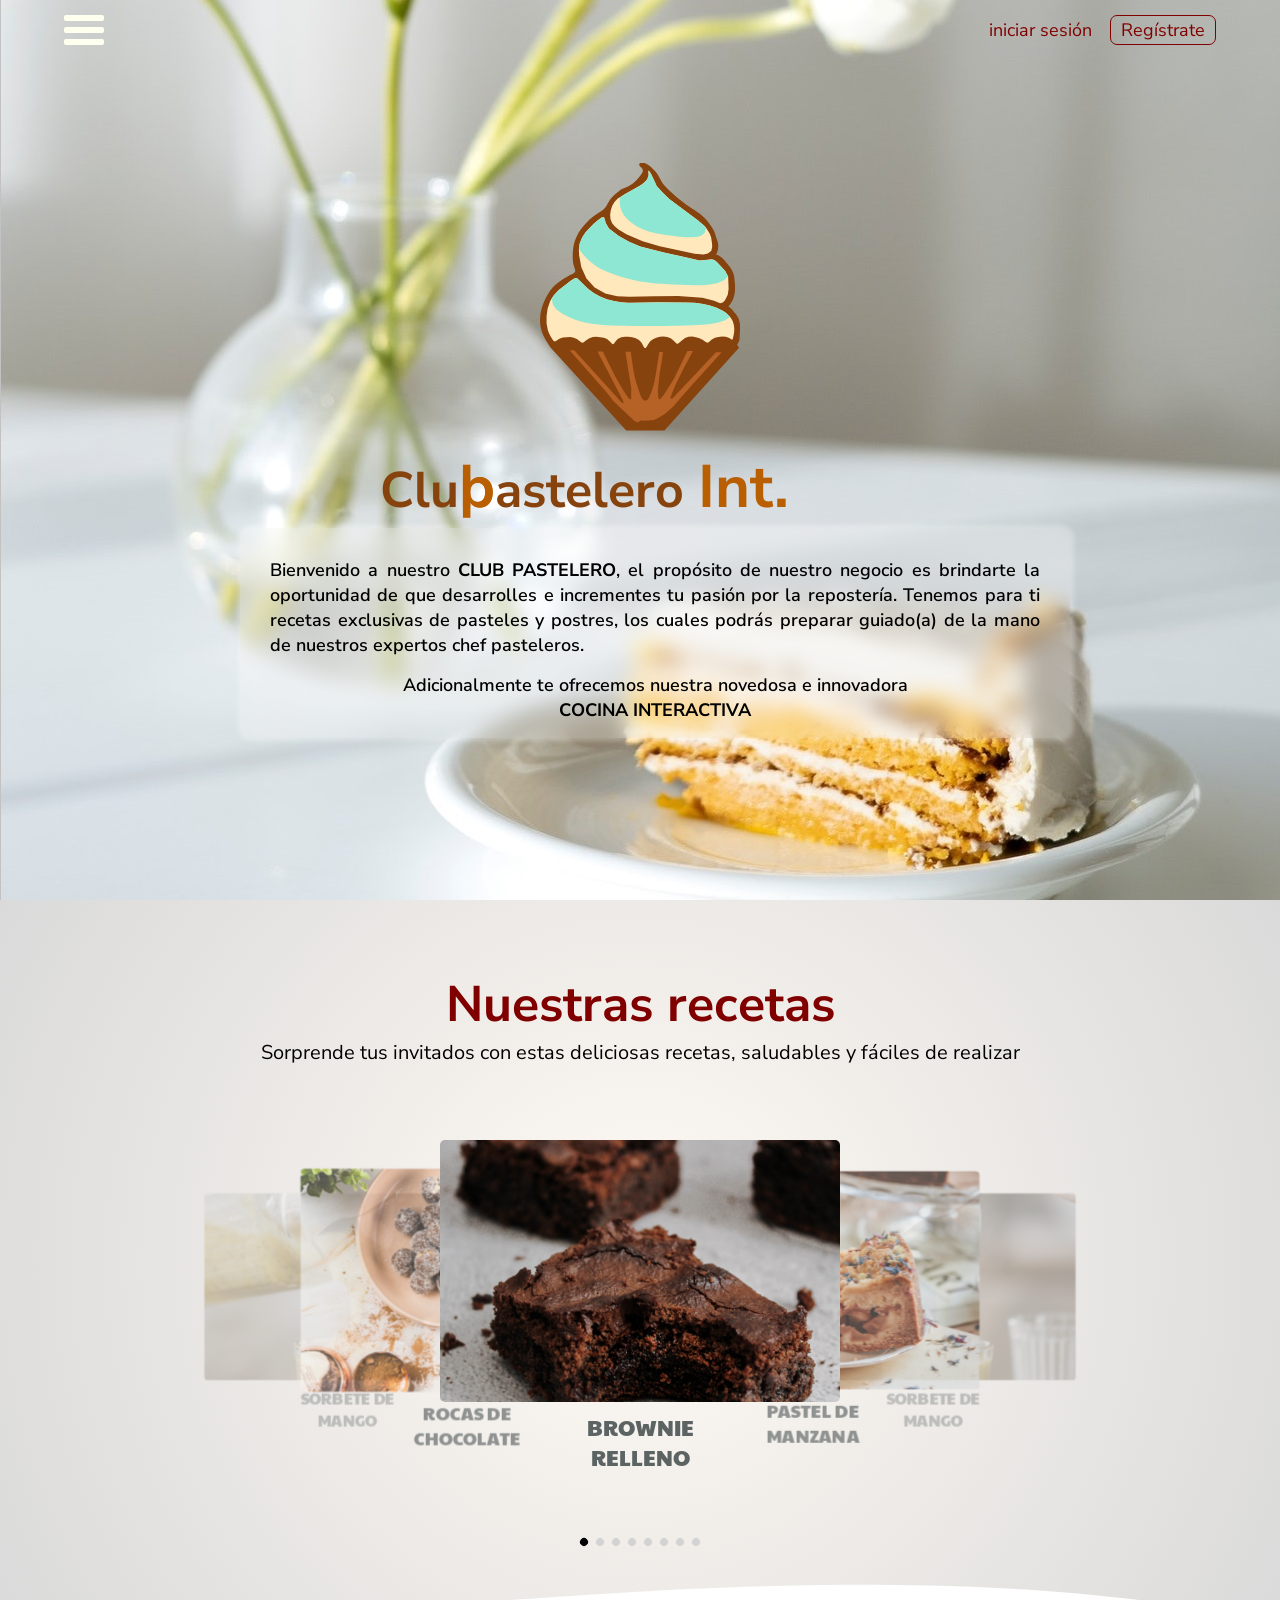
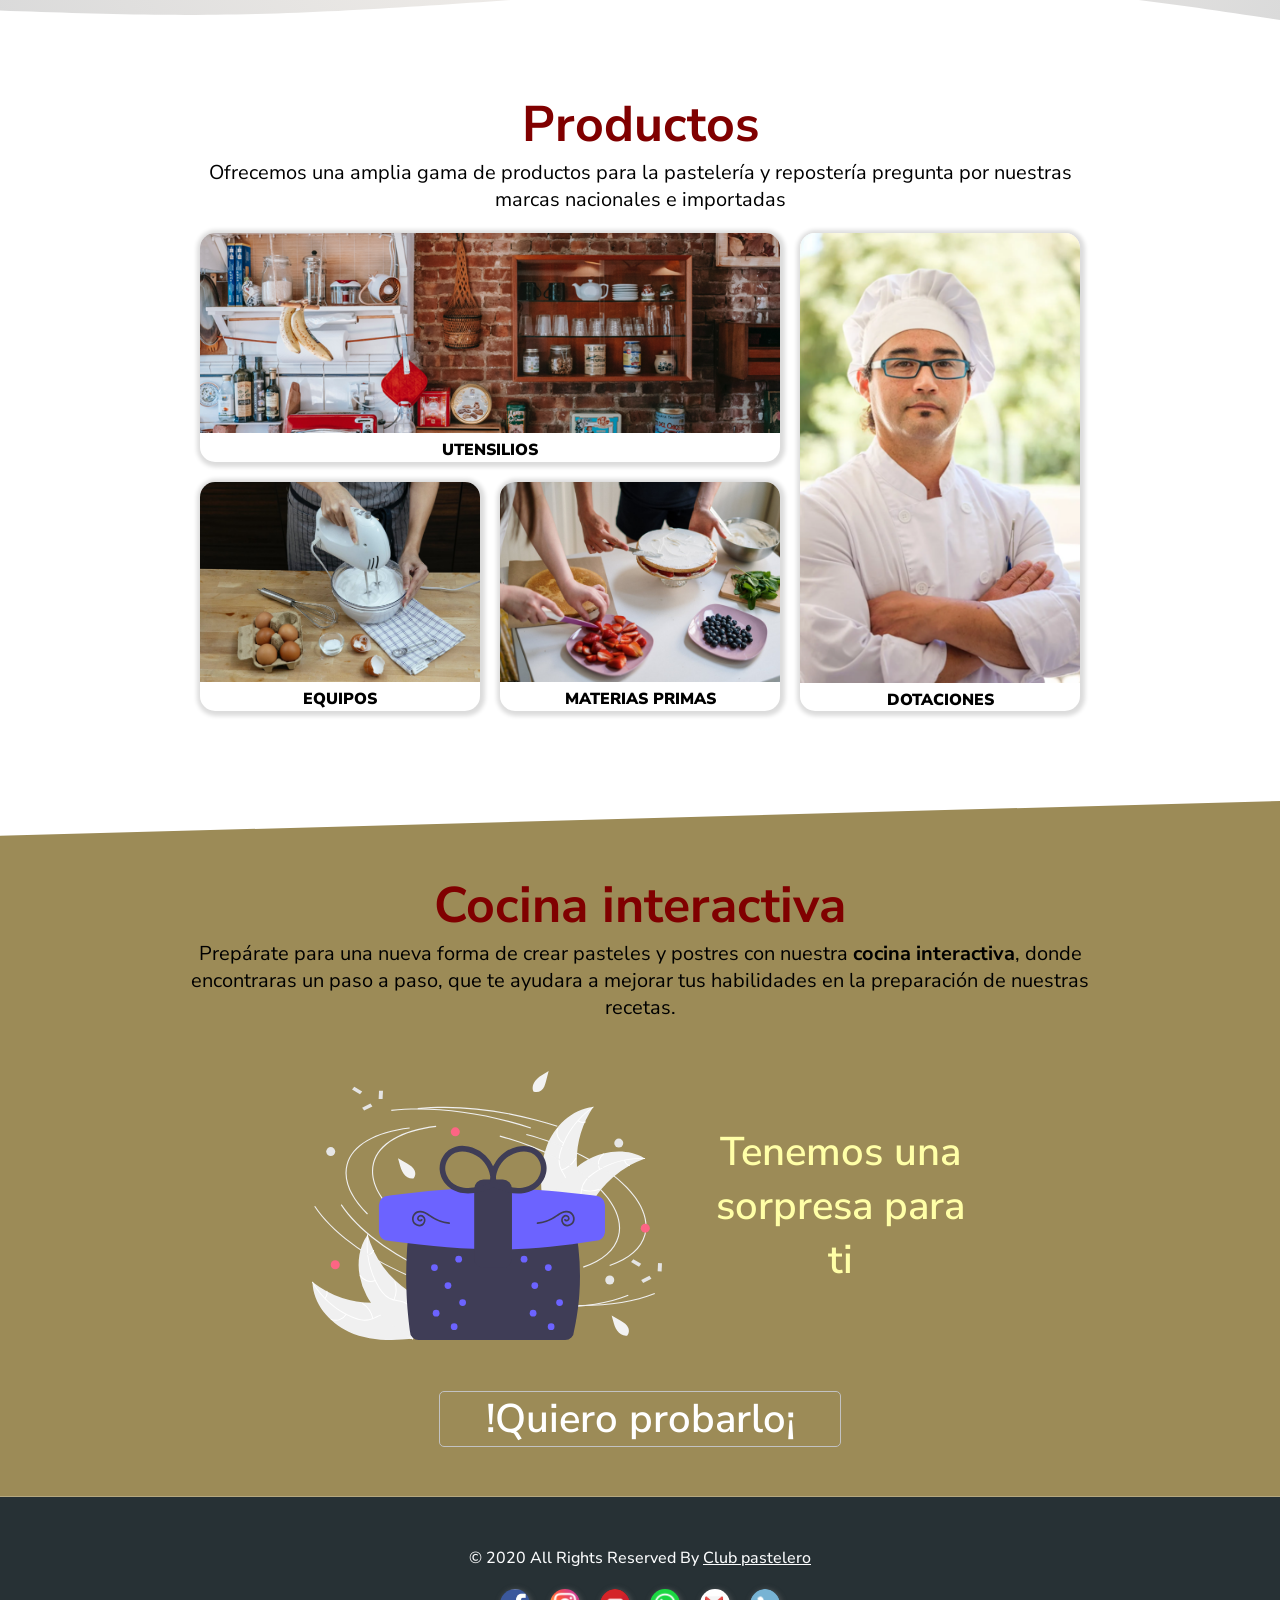
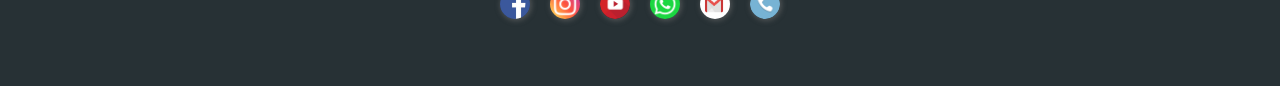
<file: index.html>
<!DOCTYPE html>
<html lang="en">

<head>
    <meta charset="UTF-8">
    <meta http-equiv="X-UA-Compatible" content="IE=edge">
    <meta name="viewport" content="width=device-width, initial-scale=1.0">
    <title>Home</title>
    <link rel="shortcut icon" href="img/logo.png" />
    <link rel="stylesheet" href="css/style.css">
    <!--materialize.css-->
    <link rel="stylesheet" href="css/materialize.css">
</head>



    <!-- header Sup section -->
    <header id="menu-superior">
        <div id="menu-container">
            <div id="menu">
                <div class="icon-menu">
                    <div class="header-nav" onclick="viewMenu()">
                        <div class="color-yes"></div>
                        <div class="color-no"></div>
                        <div class="color-yes"></div>
                        <div class="color-no"></div>
                        <div class="color-yes"></div>
                    </div>
                </div>
                <div class="img-logo">
                    <img id="logo-sup" src="/img/logo_lateral-removebg-preview.png" alt="">
                </div>
                <a class="user-link signIn" href="">iniciar sesión</a>
                <a class="user-link signUp" href="">Regístrate</a>
                <div class="container-user">
                    <div class="user">H</div>
                </div>
            </div>
        </div>
    </header>

    <!-- end header Sup section -->
    <!--  header Nav section -->

    <nav id="nav_drawer">
        <div class="nav-espacio"></div>
        <img src="img/logo_nombre-removebg.png" alt="logo" id="navbar_logo" />
        <div id="heades">
            <ul class="naw">
                <li><a href="#section_Home"><span>H</span>ome</a></li>
                <li><a href="#section_Recetas"><span>R</span>ecetas</a></li>
                <li><a href="#section_productos"><span>P</span>roductos</a></li>
                <li><a href="#section_interactiva"><span>Z</span>ona interactiva</a></li>
                <li><a href=""><span>B</span>log</a></li>
                <li><a href="#section_footer"><span>C</span>ontáctanos</a></li>
            </ul>
            <a href="pags/registro.html" id="link_registro">
                <button id="buttonlogin_nav">
                    Iniciar sesión
                </button>
                <button id="buttonreg_nav">
                    Regístrate
                </button>
            </a>
        </div>
    </nav>
    <!-- end header Nav section -->

    <!-- <img onclick="viewMenu()" id="menu-img" class="menu-img" src="img/menu44.png" alt=""> -->
    <div id="contenedor">
        <section id="section_Home">
            <div id="car">
                <div class="shadowLogo">
                    <div id="logo_0" class="_0">
                        <div class="_2">
                            <div class="_5">
                            </div>
                        </div>
                        <div class="_3">
                            <div class="_6">
                            </div>
                        </div>
                        <div class="_4">
                            <div class="_7">
                            </div>
                        </div>
                        <div class="_1">
                        </div>
                    </div>
                </div>
                <div>
                    <h1 id="nombre1">
                        Clu<span>b</span>
                    </h1>
                    <h1 id="nombre2">
                        <span>p</span>astelero <span>Int.</span>
                    </h1>
                    <div class="fondoDescripcion">
                        <p id="descripcion">
                            Bienvenido a nuestro <b>CLUB PASTELERO</b>, el propósito de nuestro negocio es
                            brindarte la oportunidad de que desarrolles e incrementes tu pasión por la repostería.
                            Tenemos para ti recetas exclusivas de pasteles y postres, los cuales podrás preparar
                            guiado(a) de la mano de nuestros expertos chef pasteleros.
                        </p>
                        <p id="descripcion2">
                            Adicionalmente te ofrecemos nuestra novedosa e innovadora <br> <b>COCINA INTERACTIVA</b>
                        </p>
                    </div>
                </div>
            </div>
        </section>
    </div>
    <section id="section_Recetas">
        <div class="container">
            <h1 class="titulo titulo-seccion">Nuestras recetas</h1>
            <p class="descripcion-seccion">Sorprende tus invitados con estas deliciosas recetas, saludables y
                fáciles de realizar </p>
            <div class="container-carrusel">
                <div class="carousel">

                    <div class="carousel-item">
                        <img src="img/recetas/receta_1.jpg" alt="">
                        <p class="receta" id="receta_1" onclick="rec_1()">BROWNIE RELLENO</p>
                    </div>
                    <div class="carousel-item">
                        <img src="img/recetas/receta_2.jpg" alt="">
                        <p class="receta" onclick="rec_2()">PASTEL DE MANZANA</p>
                    </div>
                    <div class="carousel-item">
                        <img src="img/recetas/receta_3.jpg" alt="">
                        <p class="receta" onclick="rec_3()">SORBETE DE MANGO</p>
                    </div>
                    <div class="carousel-item">
                        <img src="img/recetas/receta_4.jpg" alt="">
                        <p class="receta" onclick="rec_4()"> ROCAS DE CHOCOLATE</p>
                    </div>
                    <div class="carousel-item">
                        <img src="img/recetas/receta_1.jpg" alt="">
                        <p class="receta" id="receta_1" onclick="rec_1()">BROWNIE RELLENO</p>
                    </div>
                    <div class="carousel-item">
                        <img src="img/recetas/receta_2.jpg" alt="">
                        <p class="receta" onclick="rec_2()">PASTEL DE MANZANA</p>
                    </div>
                    <div class="carousel-item">
                        <img src="img/recetas/receta_3.jpg" alt="">
                        <p class="receta" onclick="rec_3()">SORBETE DE MANGO</p>
                    </div>
                    <div class="carousel-item">
                        <img src="img/recetas/receta_4.jpg" alt="">
                        <p class="receta" onclick="rec_4()"> ROCAS DE CHOCOLATE</p>
                    </div>
                </div>
            </div>
            <div><br> <br></div>

    </section>
    <section id="section_productos">
        <h1 id="titulo-receta" class="titulo titulo-seccion">Productos </h1>
        <p class="descripcion-seccion">Ofrecemos una amplia gama de productos para la pastelería y repostería
            pregunta
            por nuestras marcas nacionales e importadas</p>
        <div class="grid-container">
            <div class="grid-card card1">
                <!-- <a href="pags/productos.html?categoria=categoria_1"> -->
                <a href="pags/productos.html?categoria=categoria_1">
                    <img src="img/Productos/Categorias/utensilios.png" alt="">
                </a>
                <div class="categoria">
                    UTENSILIOS
                </div>
            </div>
            <div class="grid-card card2">
                <a href="pags/productos.html?categoria=categoria_2">
                    <img src="img/Productos/Categorias/equipos.png" alt="">
                </a>
                <div class="categoria">
                    EQUIPOS
                </div>
            </div>
            <div class="grid-card card3">
                <a href="pags/productos.html?categoria=categoria_3">
                    <img src="img/Productos/Categorias/materia_prima.png" alt="">
                </a>
                <div class="categoria">
                    MATERIAS PRIMAS
                </div>
            </div>
            <div class="grid-card card4">
                <a href="pags/productos.html?categoria=categoria_4">
                    <img src="img/Productos/Categorias/dotacion.png" alt="">
                </a>
                <div class="categoria">
                    DOTACIONES
                </div>
            </div>
        </div>
    </section>
    <section id="section_interactiva">
        <div class="bg">
            <h1 id="titulo-receta" class="titulo-seccion">Cocina interactiva </h1>
            <p class="descripcion-seccion">Prepárate para una nueva forma de crear pasteles y postres con nuestra
                <b>cocina
                    interactiva</b>,
                donde encontraras un paso a paso, que te ayudara a mejorar tus habilidades en la
                preparación de nuestras recetas.
            </p>
            <div class="slider-container">
                <div class="contenido-slider">
                    <img src="img/cocina_interactiva/interactiva_paso1.svg" alt="">
                    <div class="description">
                        <h2>Tenemos una sorpresa para ti</h2>
                    </div>
                </div>
                <div class="contenido-slider">
                    <img src="img/cocina_interactiva/interactiva_paso2.svg" alt="">
                    <div class="description">
                        <h2>1. Selecciona una receta</h2>
                    </div>
                </div>
                <div class="contenido-slider">
                    <img src="img/cocina_interactiva/interactiva_paso4.svg" alt="">
                    <div class="description">
                        <h2>2. <br> Sigue la guía interactiva</h2>
                    </div>
                </div>
                <div class="contenido-slider">
                    <img src="img/cocina_interactiva/interactiva_paso10.svg" alt="">
                    <div class="description">
                        <h2>3. <br> Disfruta de tus creaciones</h2>

                    </div>
                </div>
                <div class="contenido-slider">
                    <img src="img/cocina_interactiva/interactiva_paso1.svg" alt="">
                    <div class="description">
                        <h2>Tenemos una sorpresa para ti</h2>
                    </div>
                </div>
            </div>
            <a href="pags/zona_interactiva.html">!Quiero probarlo¡ </a>
        </div>
    </section>
    <section id="section_servicios">
        <div>
        </div>
    </section>
    <!-- footer section -->
    <section id="section_footer" class="container-fluid footer_section">
        <p>
            © 2020 All Rights Reserved By
            <a href="#">Club pastelero</a>
        </p>
        <div class="contactanosFooter">
            <div class="container-iconos">
                <a href="https://www.facebook.com/CLUB.PASTELERO.21" target="_blank">
                    <img src="img/facebook.png" alt="" class="contacto">
                </a>
                <a href="https://www.instagram.com/club.pastelero.21" target="_blank">
                    <img src="img/instagram1.png" alt="" class="contacto">
                </a>
                <a href="https://www.youtube.com/channel/UC01hAs5ULvXWXbo5PweOaiA" target="_blank">
                    <img src="img/youtube.png" alt="" class="contactos">
                </a>
                <a href="https://api.whatsapp.com/send?phone=573173927733&text=Me%20interesa%20saber%20m%C3%A1s%20sobre%20los%20productos%20de%20pasteler%C3%ADa"
                    target="_blank">
                    <img src="img/whatsapp.png" alt="" class="contacto">
                </a>
                <a href="mailto:programaciongrupo6.2021@gmail.com" target="_blank">
                    <img src="img/gmail.png" alt="" class="contacto">
                </a>
                <a href="tel:+573173927733" target="_blank">
                    <img src="img/tel3.png" alt="" class="contactos">
                </a>
            </div>
        </div>
    </section>
    <!-- footer section -->
    </div>
    <!-- <script src="js/recetas.js"></script> -->
    <!--materialize.js-->
    <!-- <script src="https://cdnjs.cloudflare.com/ajax/libs/materialize/1.0.0/js/materialize.min.js "></script> -->
    <!-- JS Main -->
    <script src="js/materialize.js"></script>
    <script src="js/home.js"></script>
    <!-- <script src="js/main.js"></script> -->
    </div>
</body>

</html>
</file>
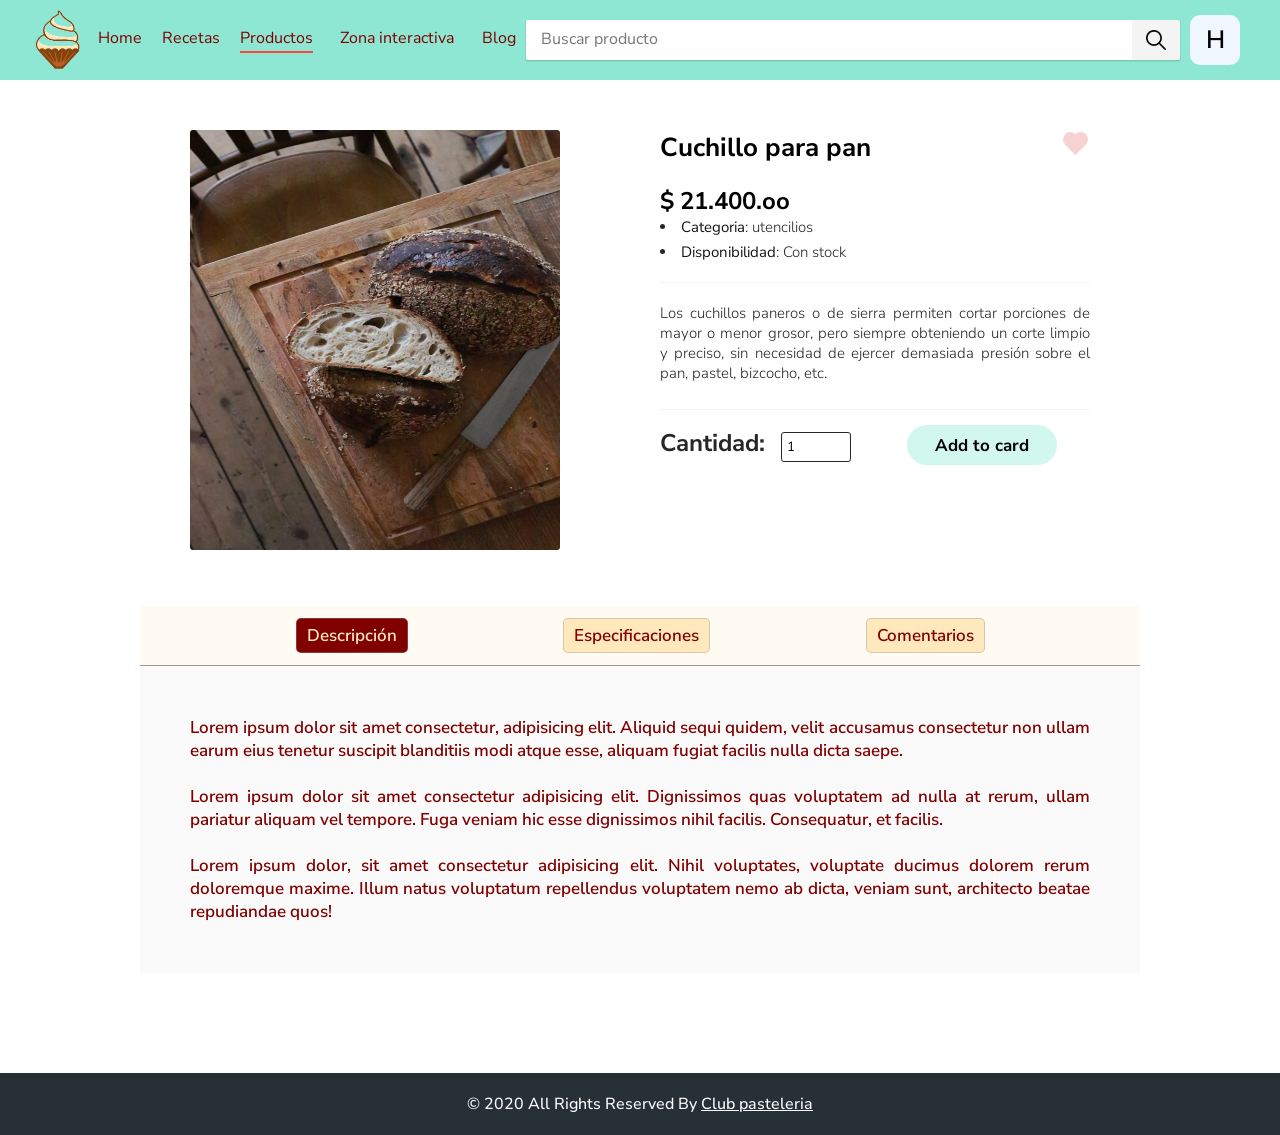
<file: pags/articulo.html>
<!DOCTYPE html>
<html lang="en">

<head>
    <meta charset="UTF-8">
    <meta http-equiv="X-UA-Compatible" content="IE=edge">
    <meta name="viewport" content="width=device-width, initial-scale=1.0">
    <title>Productos</title>
    <link rel="shortcut icon" href="img/logo.png" />
    <link rel="stylesheet" href="../css/articulo.css">
</head>

<body>
    <!-- header section -->
    <header id="menu-superior">
        <div class="container">
            <div id="menu">
                <a class="img-logo" href="../index.html">
                    <img src="../img/logo.png" alt="">
                </a>
                <ul id="nav" class="nawRecetas">
                    <li class="li"><a href="../index.html">Home</a></li>
                    <li class="li"><a href="./recetas.html">Recetas</a></li>
                    <li class="li"><a class="actual" href="./productos.html">Productos</a></li>
                    <li class="li"><a href="./zona_interactiva.html">Zona interactiva</a></li>
                    <li class="li"><a href="../index.html">Blog</a></li>
                    <li class="li-busqueda">
                        <form class="nav-search" action="https://www.mercadolibre.com.co/jm/search" method="GET">
                            <input type="text" placeholder="Buscar producto" maxlength="120" autofocus=""
                                autocapitalize="off" autocorrect="off" spellcheck="false" autocomplete="off"
                                tabindex="2">
                            <button type="submit" class="nav-button" tabindex="3">
                                <div role="img" class="nav-search-icon"></div>
                            </button>
                        </form>
                    </li>
                </ul>
                <div class="li">
                    <div class="header-nav">
                        <div class="color-yes"></div>
                        <div class="color-no"></div>
                        <div class="color-yes"></div>
                        <div class="color-no"></div>
                        <div class="color-yes"></div>
                    </div>
                </div>
                <div class="container-user">
                    <div class="user">H</div>
                </div>
            </div>
        </div>
    </header>
    <!-- end header section -->




    <!-- product View section -->
    <section id="section-productView">
        <div class="container-product">
            <div class="img">
                <img src="../img/Productos/Cuchillo pan.png" alt="">

            </div>
            <div class="data">
                <h3>
                    Cuchillo para pan
                    <button class="favorito">
                        <div class="ti-heart"></div>
                    </button>
                </h3>
                <h2>$ 21.400.oo
                    <li> <span>Categoria</span>: utencilios</li>
                    <li> <span>Disponibilidad</span>: Con stock</li>
                    </ul>
                    <p>
                        Los cuchillos paneros o de sierra permiten cortar porciones de mayor o menor grosor, pero
                        siempre obteniendo un corte limpio y preciso, sin necesidad de ejercer demasiada presión sobre
                        el pan, pastel, bizcocho, etc.
                        
                    </p>
                    <form class="add-card" action="">
                        <label for="">Cantidad: </label>
                        <input type="number" value="1">
                        <button>Add to card</button>
                    </form>
            </div>
        </div>
    </section>
    <!-- end product View section -->


    <!-- description section -->
    <section id="section-description">
        <div class="container-description">
            <div class="container-tabs">
                <div class="content-tabs">
                    <ul class="tabs">
                        <li id="button1" class="tab" onclick="mostraTab(1)">Descripción</li>
                        <li id="button2" class="tab" onclick="mostraTab(2)">Especificaciones</li>
                        <li id="button3" class="tab" onclick="mostraTab(3)">Comentarios</li>
                    </ul>
                </div>
                <div class="content-tab">
                    <!-- descripciones -->
                    <div id="tab-description" class="tab-description">
                        <p>
                            Lorem ipsum dolor sit amet consectetur, adipisicing elit. Aliquid sequi quidem, velit
                            accusamus
                            consectetur non ullam earum eius tenetur suscipit blanditiis modi atque esse, aliquam fugiat
                            facilis
                            nulla dicta saepe.
                        </p>
                        <br>
                        <p>
                            Lorem ipsum dolor sit amet consectetur adipisicing elit. Dignissimos quas voluptatem ad
                            nulla at
                            rerum, ullam pariatur aliquam vel tempore. Fuga veniam hic esse dignissimos nihil facilis.
                            Consequatur, et facilis.
                        </p>
                        <br>
                        <p>
                            Lorem ipsum dolor, sit amet consectetur adipisicing elit. Nihil voluptates, voluptate
                            ducimus
                            dolorem rerum doloremque maxime. Illum natus voluptatum repellendus voluptatem nemo ab
                            dicta,
                            veniam
                            sunt, architecto beatae repudiandae quos!
                        </p>
                    </div>
                    <!-- especificaciones -->
                    <div id="tab-specification" class="tab-specification">
                        <table>
                            <tr class="item">
                                <td class="descrip">Ancho</td>
                                <td class="valor">100mm</td>
                            </tr>
                            <tr class="item">
                                <td class="descrip">Alto</td>
                                <td class="valor">500mm</td>
                            </tr>
                            <tr class="item">
                                <td class="descrip">Profundidad</td>
                                <td class="valor">50mm</td>
                            </tr>
                            <tr class="item">
                                <td class="descrip">Peso</td>
                                <td class="valor">30g</td>
                            </tr>
                            <tr class="item">
                                <td class="descrip">Cada caja contiene</td>
                                <td class="valor">1 pieza</td>
                            </tr>
                        </table>
                    </div>
                    <!-- cometarios -->
                    <div id="tab-comments" class="tab-comments">
                        <div class="comments">
                            <div class="comment-item">
                                <div class="header-comment">
                                    <div class="user-img">
                                        <img src="../img/fondo_seccion_1.png" alt="">
                                    </div>
                                    <div class="user-info">
                                        <h4>Hernan B.</h4>
                                        <p>10 de enero de 2018 a las 01:00 pm</p>
                                    </div>
                                </div>
                                <p>
                                    Lorem ipsum dolor sit, amet consectetur adipisicing elit. Sint blanditiis similique
                                    id
                                    accusantium nihil, aspernatur sit modi quae odio laborum quasi, mollitia omnis.
                                    Aliquid
                                    quasi aut inventore qui delectus optio!
                                </p>
                            </div>
                            <div class="comment-item replay">
                                <div class="header-comment">
                                    <div class="user-img">
                                        <img src="../img/fondo_seccion_2.png" alt="">
                                    </div>
                                    <div class="user-info">
                                        <h4>Ediwn A.</h4>
                                        <p>10 de enero de 2018 a las 01:00 pm</p>
                                    </div>
                                </div>
                                <p>
                                    Lorem ipsum dolor sit, amet consectetur adipisicing elit. Sint blanditiis similique
                                    id
                                    accusantium nihil, aspernatur sit modi quae odio laborum quasi, mollitia omnis.
                                    Aliquid
                                    quasi aut inventore qui delectus optio!
                                </p>
                            </div>
                            <div class="comment-item">
                                <div class="header-comment">
                                    <div class="user-img">
                                        <img src="../img/fondo_seccion_3.png" alt="">
                                    </div>
                                    <div class="user-info">
                                        <h4>Gisella C.</h4>
                                        <p>10 de enero de 2018 a las 01:00 pm</p>
                                    </div>
                                </div>
                                <p>
                                    Lorem ipsum dolor sit, amet consectetur adipisicing elit. Sint blanditiis similique
                                    id
                                    accusantium nihil, aspernatur sit modi quae odio laborum quasi, mollitia omnis.
                                    Aliquid
                                    quasi aut inventore qui delectus optio!
                                </p>
                            </div>
                        </div>

                        <div class="new-comments">
                            <form action="">
                                <label for="">Publicar comentario</label>
                                <textarea name="" id="" cols="30" rows="10"></textarea>
                                <button>Enviar</button>
                            </form>
                        </div>
                    </div>

                </div>
            </div>
        </div>
        </div>
    </section>
    <!-- end description section -->

    <!-- product related section -->
    <section id="section-productRelated">

    </section>
    <!-- end product related section -->





    <!-- footer section -->
    <section class="container-fluid footer_section">
        <p>
            © 2020 All Rights Reserved By
            <a href="#">Club pasteleria</a>
        </p>
    </section>
    <!-- footer section -->

    <script src="../js/articulo.js"></script>

</body>

</html>
</file>
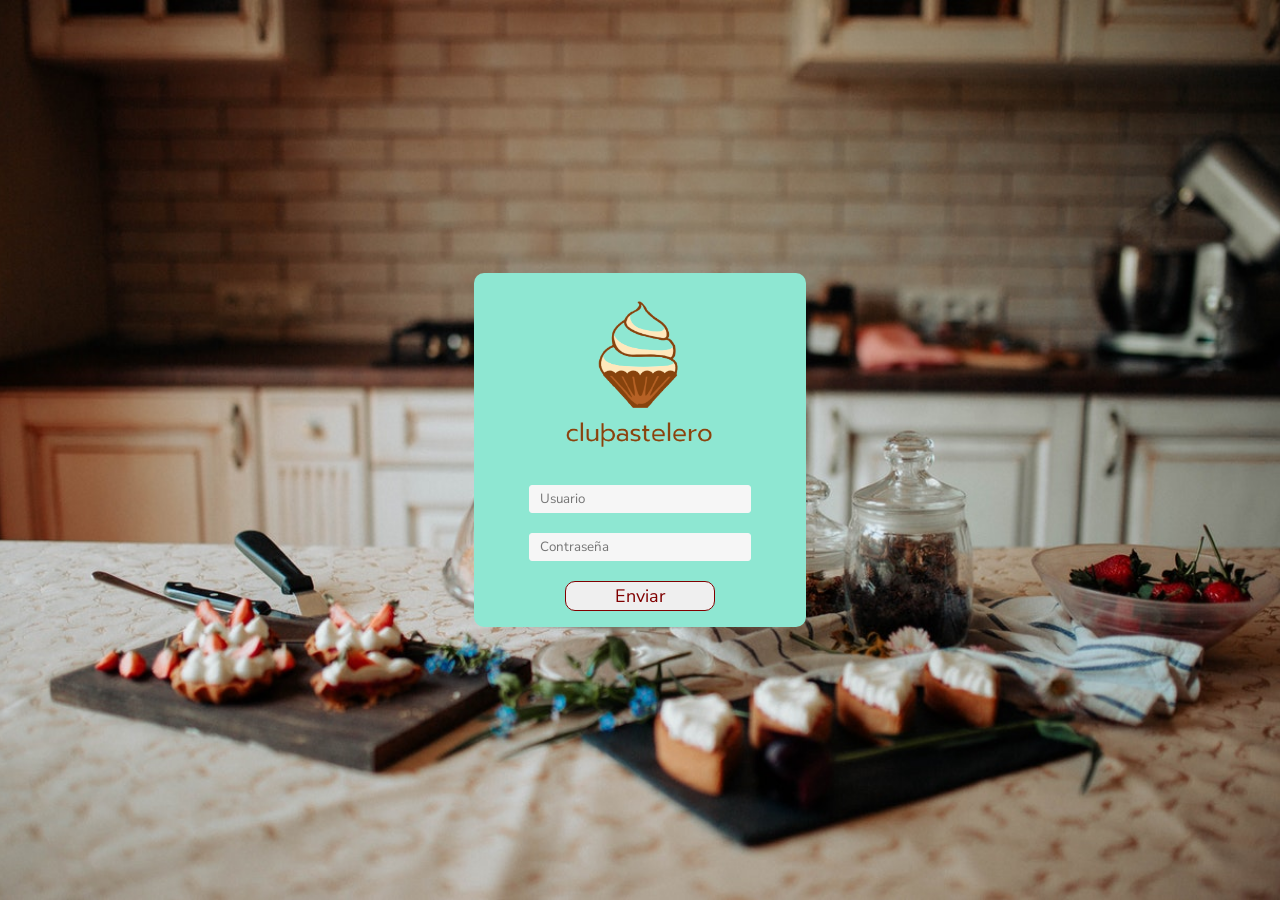
<file: pags/login.html>
<!DOCTYPE html>
<html lang="en">

<head>
    <meta charset="UTF-8">
    <meta http-equiv="X-UA-Compatible" content="IE=edge">
    <meta name="viewport" content="width=device-width, initial-scale=1.0">
    <title>Registro</title>
    <link rel="shortcut icon" href="../img/logo.png" />
    <link rel="stylesheet" href="../css/registro.css">
</head>

<body>
    <div id="contenedor_registro">
        <form action="" id="form_registro_usuario">
            <a href="../index.html">
                <img src="../img/logo_nombre-removebg.png" alt="" id="logo">
            </a>
            <input type="text" id="in_usuario" placeholder="Usuario">
            <input type="password" id="in_contrasena" placeholder="Contraseña">
            <button type='button' id="btn_enviar_registro" onclick="validarCampos()"> Enviar </button>

        </form>
    </div>
    <script src="../js/validaciones.js"></script>
    <script src="../js/registro.js"></script>
</body>

</html>
</file>
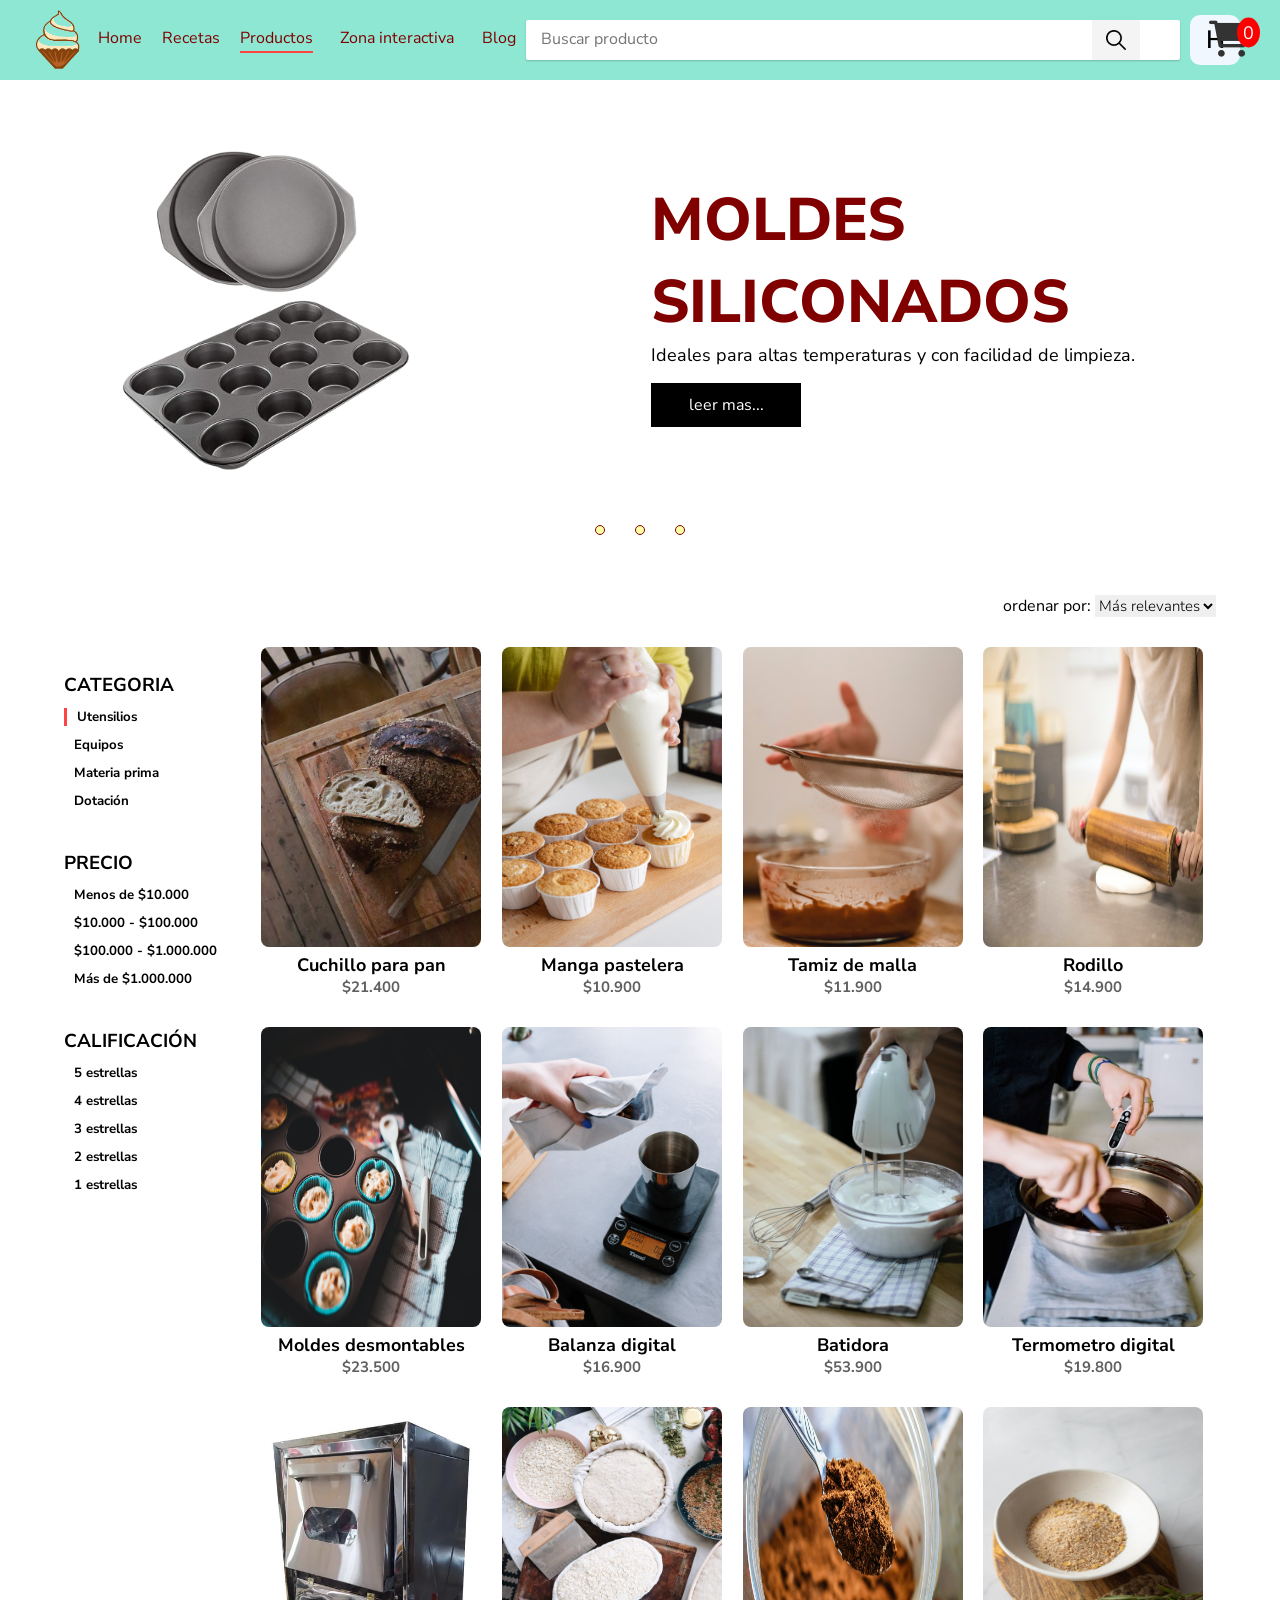
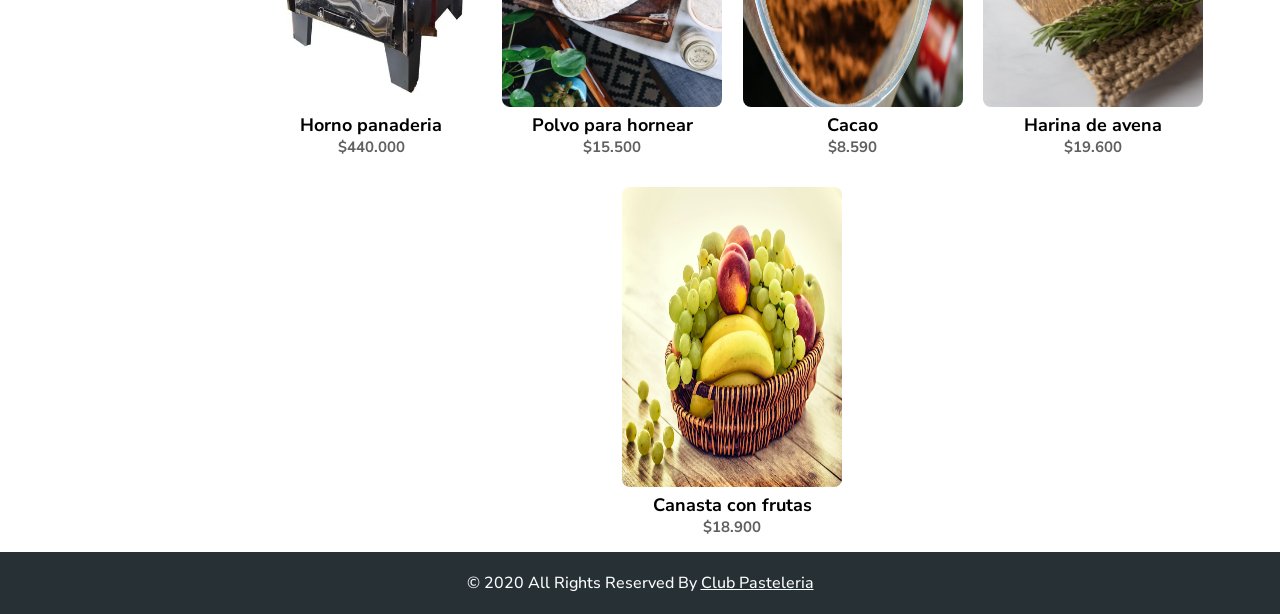
<file: pags/productos.html>
<!DOCTYPE html>
<html lang="en">

<head>
    <meta charset="UTF-8">
    <meta http-equiv="X-UA-Compatible" content="IE=edge">
    <meta name="viewport" content="width=device-width, initial-scale=1.0">
    <title>Productos</title>
    <link rel="shortcut icon" href="img/logo.png" />
    <link rel="stylesheet" href="../css/productos.css">
    <link rel="stylesheet" href="https://cdnjs.cloudflare.com/ajax/libs/font-awesome/6.0.0-beta3/css/all.min.css">
</head>

<body>
    <!-- header section --> 
    <header id="menu-superior">
        <div class="container">
            <div id="menu">
                <a class="img-logo" href="../index.html">
                    <img src="../img/logo.png" alt="">
                </a>
                <ul class="nawRecetas">
                    <li class="li"><a href="../index.html">Home</a></li>
                    <li class="li"><a href="./recetas.html">Recetas</a></li>
                    <li class="li"><a class="actual" href="./productos.html">Productos</a></li>
                    <li class="li"><a href="./zona_interactiva.html">Zona interactiva</a></li>
                    <li class="li"><a href="../index.html">Blog</a></li>
                    <li class="li-busqueda">
                        <form class="nav-search" action="https://www.mercadolibre.com.co/jm/search" method="GET">
                            <input type="text" placeholder="Buscar producto" maxlength="120" autofocus=""
                                autocapitalize="off" autocorrect="off" spellcheck="false" autocomplete="off"
                                tabindex="2">
                            <button type="submit" class="nav-button" tabindex="3">
                                <div role="img" class="nav-search-icon"></div>
                            </button>
                        </form>
                    </li>
                </ul>
                <div class="li">
                    <div class="header-nav">
                        <div class="color-yes"></div>
                        <div class="color-no"></div>
                        <div class="color-yes"></div>
                        <div class="color-no"></div>
                        <div class="color-yes"></div>
                    </div>
                </div>
                <div class="cart-icon-container">
                    <a href="carroCompras.html">
                        <i class="fas fa-shopping-cart"></i>
                        <span id="cart-count">0</span> <!-- Contador de elementos en el carrito -->
                    </a>
                </div>
                <div class="container-user">
                    <div class="user">H</div>
                </div>
            </div>
        </div>
    </header>
    <!-- end header section -->




    <!-- slider section -->
    <section class=" slider_section ">

        <div class="slider-container">
            <div class="contenido-slider">
                <img src="../img/Productos/Promosiones/promo1.png" alt="">
                <div class="description">
                    <h2>MOLDES SILICONADOS</h2>
                    <p>Ideales para altas temperaturas y con facilidad de limpieza.</p>
                    <a href="">leer mas...</a>
                </div>
            </div>
            <div class="contenido-slider">
                <img src="../img/Productos/Promosiones/promo2.png" alt="">
                <div class="description">
                    <h2>SET DE CUCHILLOS PROFESIONALES</h2>
                    <p>Conjunto de cuchillo de cocina de calidad robusto y agradable con cuchilla para el corte,
                         picar verduras, ensaladas, de picar comida, etc. El cuchillo también incluye un 
                         pelador y unas tijeras de múltiples funciones.</p>
                    <a href="">leer mas...</a>
                </div>
            </div>
            <div class="contenido-slider">
                <img src="../img/Productos/Promosiones/promo3.png" alt="">
                <div class="description">
                    <h2>SET DE MOLDES</h2>
                    <p>Ofrecemos moldes desechables, en aluminio y moldes profesionales
                        en acero inoxidable 201-NKS</p>
                    <a href="">leer mas...</a>
                </div>
            </div>
            <div class="contenido-slider">
                <img src="../img/Productos/Promosiones/promo1.png" alt="">
                <div class="description">
                    <h2>MOLDES SILICONADOS</h2>
                    <p>Ideales para altas temperaturas y con facilidad de limpieza.</p>
                    <a href="">leer mas...</a>
                </div>
            </div>
        </div>
        <div class="selector-slider">
            <div class="selector-container">
                <div class="slider1 sliderCircle"></div>
                <div class="slider2 sliderCircle"></div>
                <div class="slider3 sliderCircle"></div>
            </div>
        </div>
    </section>
    <!-- end slider section -->

    <section class="product-section">
        <div class="container-ordenar">
            ordenar por:
            <select class="select-ordenar" name="select">
                <option value="value1"> Menor precio</option>
                <option value="value2"> Mayor precio</option>
                <option value="value5" selected> Más relevantes</option>
            </select>
            <!-- <button type="button" class="trigger"><span> relevantes</span>
                <svg class="arrow" width="12" height="12" viewBox="0 0 12 12">
                    <path fill-opacity=".45" d="M6 7.057L9.352 3.705 10.148 4.5 6 8.648 1.852 4.5 2.648 3.705z"></path>
                </svg>
            </button> -->
        </div>
        <div class="container-product">
            <div class="container-filtar">
                <h3>CATEGORIA</h3>
                <div>
                    <h5>Utensilios</h5>
                </div>
                <h5>Equipos </h5>
                <h5>Materia prima</h5>
                <h5>Dotación</h5>

                <h3>PRECIO</h3>
                <h5>Menos de $10.000</h5>
                <h5>$10.000 - $100.000</h5>
                <h5>$100.000 - $1.000.000</h5>
                <h5>Más de $1.000.000</h5>

                <h3>CALIFICACIÓN</h3>
                <h5>5 estrellas</h5>
                <h5>4 estrellas</h5>
                <h5>3 estrellas</h5>
                <h5>2 estrellas</h5>
                <h5>1 estrellas</h5>
            </div>
            <div class="container-card">
                <div class="card card-product">
                    <div class="card-product__img">
                        <img src="../img/Productos/Productos/Cuchillo_pan.png" alt="">
                        <ul class="card-product__imgOverlay">
                            <li><button>
                                    <a href="../pags/articulo.html">
                                        <div class="ti-view"></div>
                                    </a>
                                </button></li>
                            <li><button onclick="addToCartAndRedirect({ id: 2, name: 'Cuchillo para pan', price: 21400 })">
                                <div class="ti-shopping-cart"></div>
                            </button></li>
                            <li><button>
                                    <div class="ti-heart"></div>
                                </button></li>
                        </ul>
                    </div>
                    <div class="card-descrip">
                        <h5>Cuchillo para pan</h5>
                        <h6>$21.400</h6>
                    </div>
                </div>
                <!-- INICIO PRUEBA-->
                <div class="card card-product">
                    <div class="card-product__img">
                        <img src="../img/Productos/Productos/Manga.png" alt="">
                        <ul class="card-product__imgOverlay">
                            <li><button>
                                <a href="../pags/articulo.html">
                                    <div class="ti-view"></div>
                                </a>
                                </button></li>
                                <li>
                                    <button onclick="addToCartAndRedirect({ id: 1, name: 'Manga pastelera', price: 10900 })">
                                        <div class="ti-shopping-cart"></div>
                                    </button>
                                </li>
                            <li><button>
                                    <div class="ti-heart"></div>
                                </button></li>
                        </ul>
                    </div>
                    <div class="card-descrip">
                        <h5>Manga pastelera</h5>
                        <h6>$10.900</h6>
                    </div>
                </div>
                <div class="card card-product">
                    <div class="card-product__img">
                        <img src="../img/Productos/Productos/Tamizador.png" alt="">
                        <ul class="card-product__imgOverlay">
                            <li><button>
                                <a href="../pags/articulo.html">
                                    <div class="ti-view"></div>
                                </a>
                                </button></li>
                            <li><button onclick="addToCartAndRedirect({ id: 3, name: 'Tamiz de malla', price: 11900 })">
                                <div class="ti-shopping-cart"></div>
                            </button></li>
                            <li><button>
                                    <div class="ti-heart"></div>
                                </button></li>
                        </ul>
                    </div>
                    <div class="card-descrip">
                        <h5>Tamiz de malla</h5>
                        <h6>$11.900</h6>
                    </div>
                </div>
                <div class="card card-product">
                    <div class="card-product__img">
                        <img src="../img/Productos/Productos/Rodillo.png" alt="">
                        <ul class="card-product__imgOverlay">
                            <li><button>
                                <a href="../pags/articulo.html">
                                    <div class="ti-view"></div>
                                </a>
                                </button></li>
                            <li><button onclick="addToCartAndRedirect({ id: 4, name: 'Rodillo', price: 14900 })">
                                <div class="ti-shopping-cart"></div>
                            </button></li>
                            <li><button>
                                    <div class="ti-heart"></div>
                                </button></li>
                        </ul>
                    </div>
                    <div class="card-descrip">
                        <h5>Rodillo</h5>
                        <h6>$14.900</h6>
                    </div>
                </div>
                <div class="card card-product">
                    <div class="card-product__img">
                        <img src="../img/Productos/Productos/Moldes.png" alt="">
                        <ul class="card-product__imgOverlay">
                            <li><button>
                                <a href="../pags/articulo.html">
                                    <div class="ti-view"></div>
                                </a>
                                </button></li>
                            <li><button onclick="addToCartAndRedirect({ id: 5, name: 'Moldes desmontables', price: 23500 })">
                                <div class="ti-shopping-cart"></div>
                            </button></li>
                            <li><button>
                                    <div class="ti-heart"></div>
                                </button></li>
                        </ul>
                    </div>
                    <div class="card-descrip">
                        <h5>Moldes desmontables</h5>
                        <h6>$23.500</h6>
                    </div>
                </div>
                <div class="card card-product">
                    <div class="card-product__img">
                        <img src="../img/Productos/Productos/Balanza.png" alt="">
                        <ul class="card-product__imgOverlay">
                            <li><button>
                                <a href="../pags/articulo.html">
                                    <div class="ti-view"></div>
                                </a>
                                </button></li>
                            <li><button onclick="addToCartAndRedirect({ id: 6, name: 'Balanza digital', price: 16900 })">
                                <div class="ti-shopping-cart"></div>
                            </button></li>
                            <li><button>
                                    <div class="ti-heart"></div>
                                </button></li>
                        </ul>
                    </div>
                    <div class="card-descrip">
                        <h5>Balanza digital</h5>
                        <h6>$16.900</h6>
                    </div>
                </div>
                <div class="card card-product">
                    <div class="card-product__img">
                        <img src="../img/Productos/Productos/Batidora.png" alt="">
                        <ul class="card-product__imgOverlay">
                            <li><button>
                                <a href="../pags/articulo.html">
                                    <div class="ti-view"></div>
                                </a>
                                </button></li>
                            <li><button onclick="addToCartAndRedirect({ id: 7, name: 'Batidora', price: 53900 })">
                                <div class="ti-shopping-cart"></div>
                            </button></li>
                            <li><button>
                                    <div class="ti-heart"></div>
                                </button></li>
                        </ul>
                    </div>
                    <div class="card-descrip">
                        <h5>Batidora</h5>
                        <h6>$53.900</h6>
                    </div>
                </div>
                <div class="card card-product">
                    <div class="card-product__img">
                        <img src="../img/Productos/Productos/Termometro.jpg" alt="">
                        <ul class="card-product__imgOverlay">
                            <li><button>
                                <a href="../pags/articulo.html">
                                    <div class="ti-view"></div>
                                </a>
                                </button></li>
                            <li><button onclick="addToCartAndRedirect({ id: 8, name: 'Termómetro digital', price: 19800 })">
                                <div class="ti-shopping-cart"></div>
                            </button></li>
                            <li><button>
                                    <div class="ti-heart"></div>
                                </button></li>
                        </ul>
                    </div>
                    <div class="card-descrip">
                        <h5>Termometro digital</h5>
                        <h6>$19.800</h6>
                    </div>
                </div>
                <div class="card card-product">
                    <div class="card-product__img">
                        <img src="../img/Productos/Productos/Horno.png" alt="">
                        <ul class="card-product__imgOverlay">
                            <li><button>
                                <a href="../pags/articulo.html">
                                    <div class="ti-view"></div>
                                </a>
                                </button></li>
                            <li><button onclick="addToCartAndRedirect({ id: 9, name: 'Horno panadería', price: 440000 })">
                                <div class="ti-shopping-cart"></div>
                            </button></li>
                            <li><button>
                                    <div class="ti-heart"></div>
                                </button></li>
                        </ul>
                    </div>
                    <div class="card-descrip">
                        <h5>Horno panaderia</h5>
                        <h6>$440.000</h6>
                    </div>
                </div>
                <div class="card card-product">
                    <div class="card-product__img">
                        <img src="../img/Productos/Productos/Polvo_hornear.png" alt="">
                        <ul class="card-product__imgOverlay">
                            <li><button>
                                <a href="../pags/articulo.html">
                                    <div class="ti-view"></div>
                                </a>
                                </button></li>
                            <li><button onclick="addToCartAndRedirect({ id: 10, name: 'Polvo para hornear', price: 15500 })">
                                <div class="ti-shopping-cart"></div>
                            </button></li>
                            <li><button>
                                    <div class="ti-heart"></div>
                                </button></li>
                        </ul>
                    </div>
                    <div class="card-descrip">
                        <h5>Polvo para hornear</h5>
                        <h6>$15.500</h6>
                    </div>
                </div>
                <div class="card card-product">
                    <div class="card-product__img">
                        <img src="../img/Productos/Productos/Cacao.png" alt="">
                        <ul class="card-product__imgOverlay">
                            <li><button>
                                <a href="../pags/articulo.html">
                                    <div class="ti-view"></div>
                                </a>
                                </button></li>
                            <li><button onclick="addToCartAndRedirect({ id: 11, name: 'Cacao', price: 8590 })">
                                <div class="ti-shopping-cart"></div>
                            </button></li>
                            <li><button>
                                    <div class="ti-heart"></div>
                                </button></li>
                        </ul>
                    </div>
                    <div class="card-descrip">
                        <h5>Cacao</h5>
                        <h6>$8.590</h6>
                    </div>
                </div>
                <div class="card card-product">
                    <div class="card-product__img">
                        <img src="../img/Productos/Productos/Avena_harina.png" alt="">
                        <ul class="card-product__imgOverlay">
                            <li><button>
                                <a href="../pags/articulo.html">
                                    <div class="ti-view"></div>
                                </a>
                                </button></li>
                            <li><button onclick="addToCartAndRedirect({ id: 12, name: 'Harina de avena', price: 19600 })">
                                <div class="ti-shopping-cart"></div>
                            </button></li>
                            <li><button>
                                    <div class="ti-heart"></div>
                                </button></li>
                        </ul>
                    </div>
                    <div class="card-descrip">
                        <h5>Harina de avena</h5>
                        <h6>$19.600</h6>
                    </div>
                </div>
                <div class="card card-product">
                    <div class="card-product__img">
                        <img src="../img/Productos/Productos/Frutas.png" alt="">
                        <ul class="card-product__imgOverlay">
                            <li><button>
                                <a href="../pags/articulo.html">
                                    <div class="ti-view"></div>
                                </a>
                                </button></li>
                            <li><button onclick="addToCartAndRedirect({ id: 13, name: 'Canasta con frutas', price: 18900 })">
                                <div class="ti-shopping-cart"></div>
                            </button></li>
                            <li><button>
                                    <div class="ti-heart"></div>
                                </button></li>
                        </ul>
                    </div>
                    <div class="card-descrip">
                        <h5>Canasta con frutas</h5>
                        <h6>$18.900</h6>
                    </div>
                </div>
                
                <!-- FIN PRUEBA-->
            </div>
        </div>
    </section>

    <!-- footer section -->
    <section class="container-fluid footer_section">
        <p>
            © 2020 All Rights Reserved By
            <a href="#">Club Pasteleria</a>
        </p>
    </section>
    <!-- footer section -->
    <script src="../js/productos.js"></script>
</body>

</html>
</file>
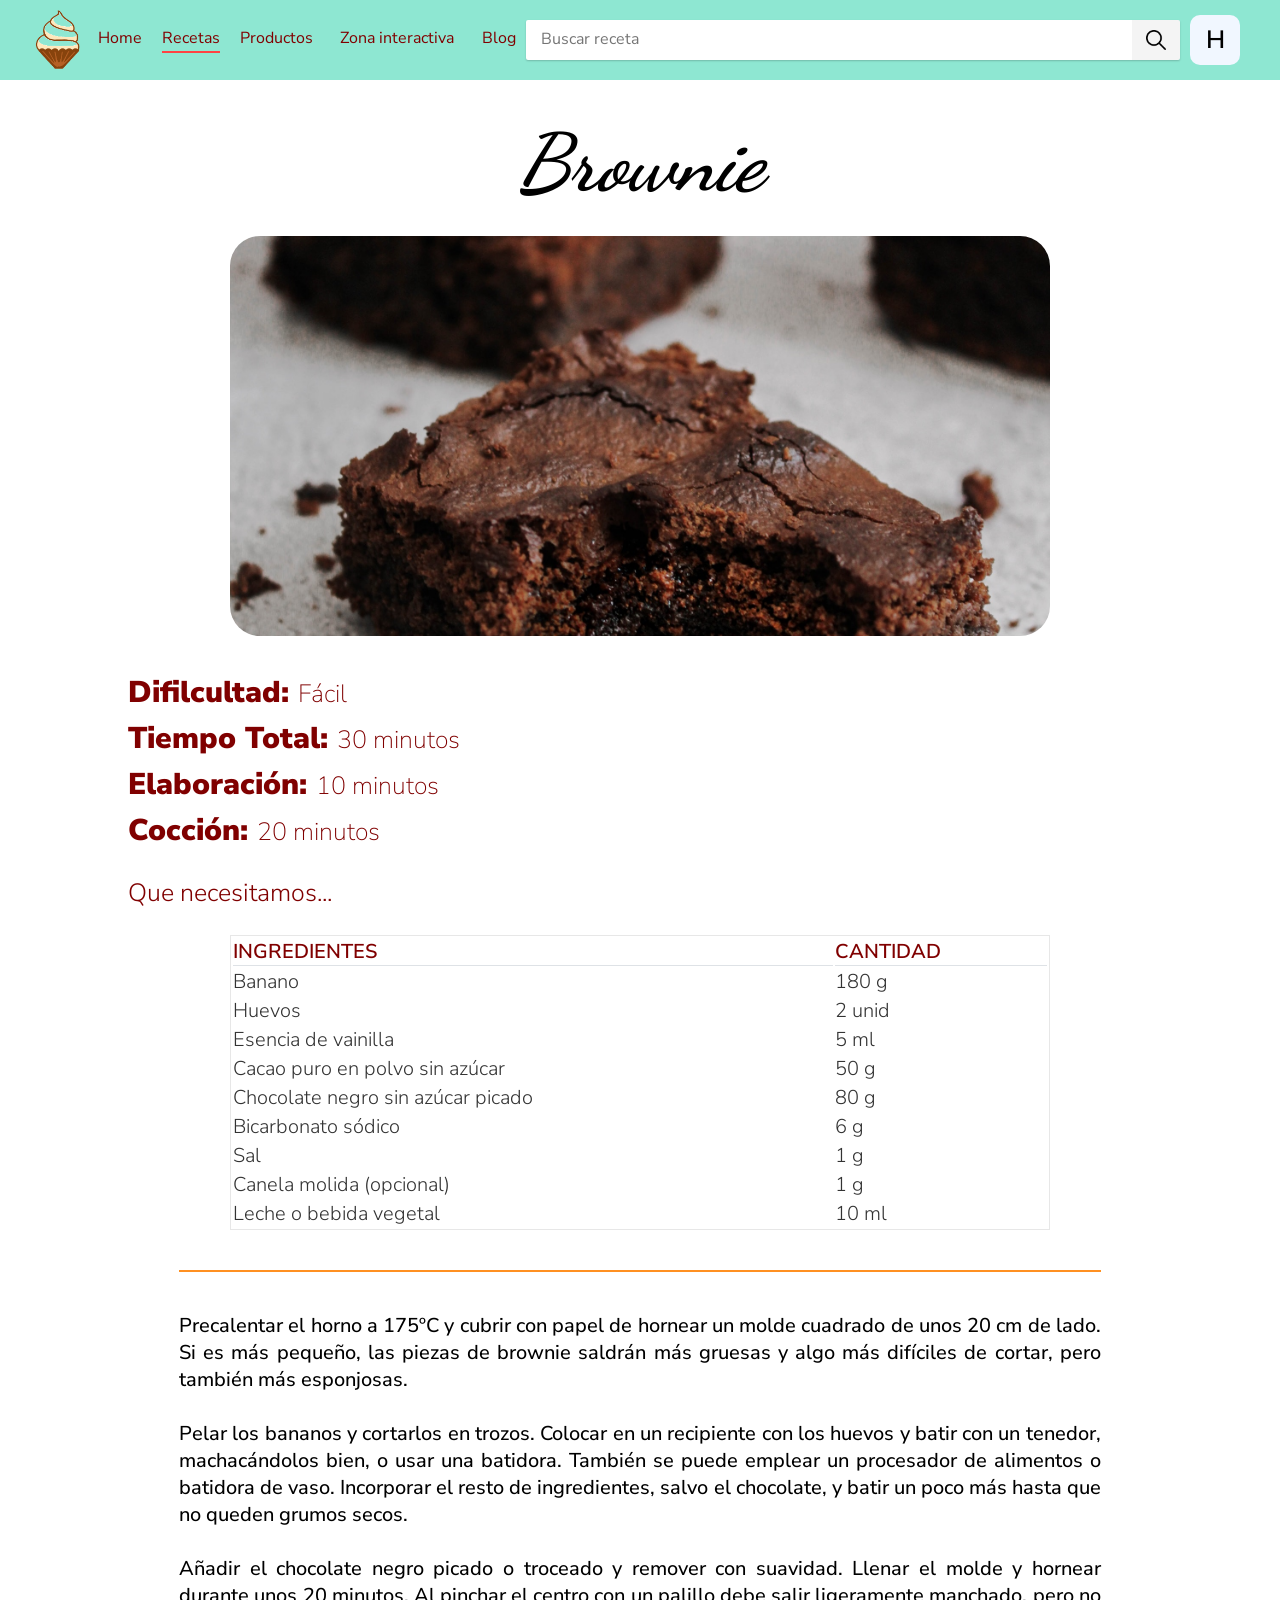
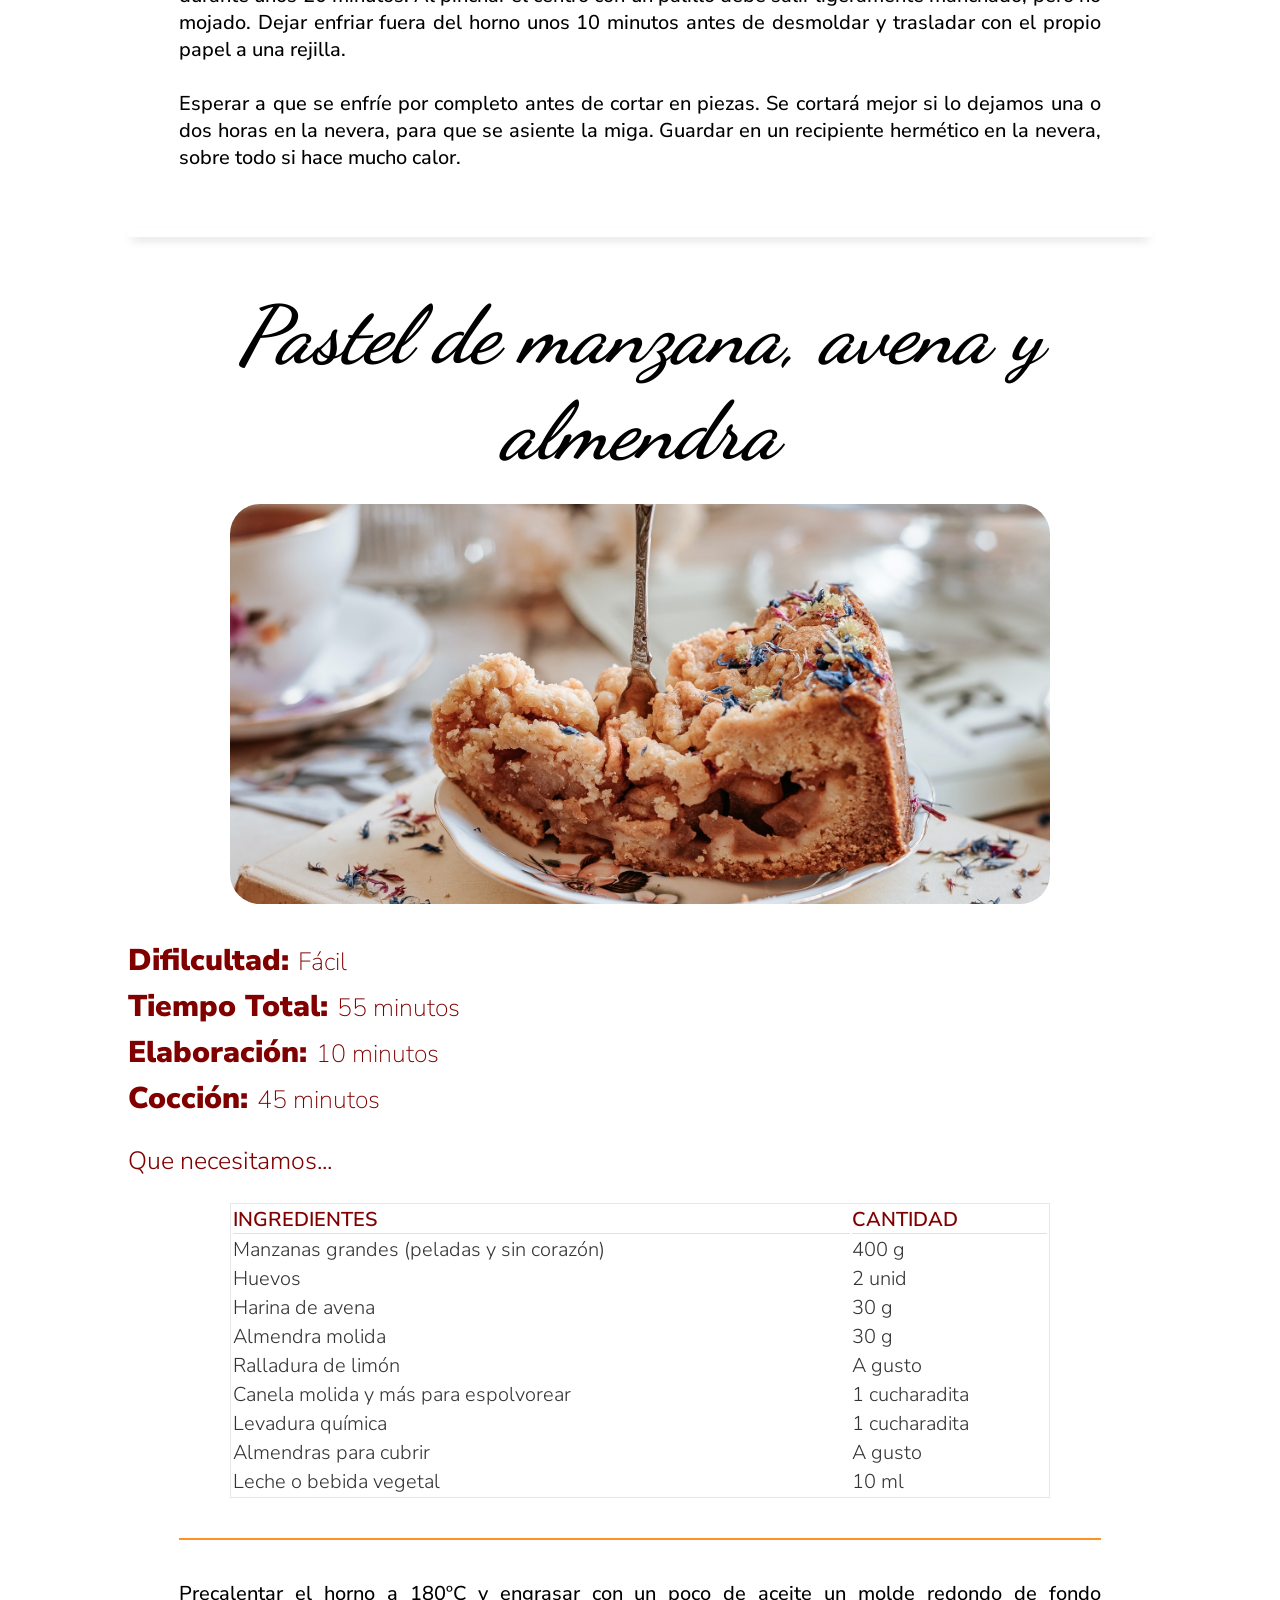
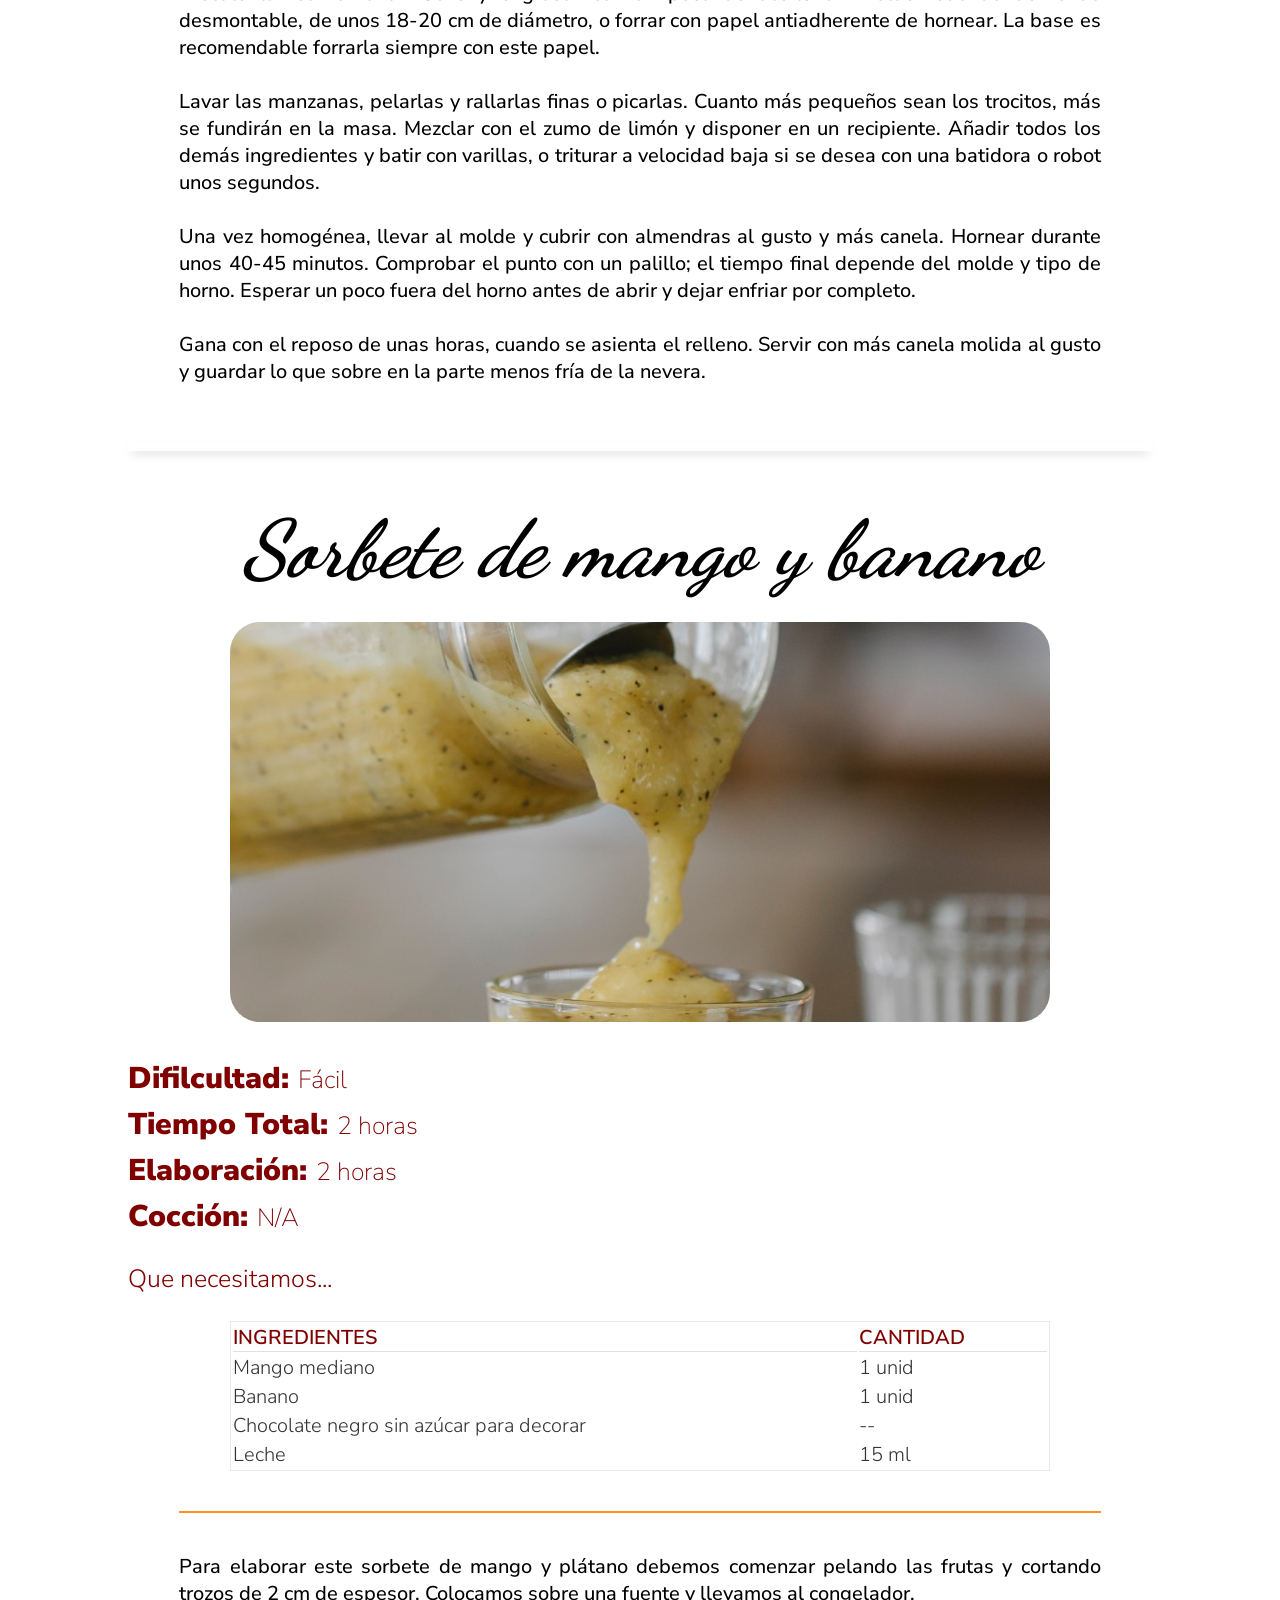
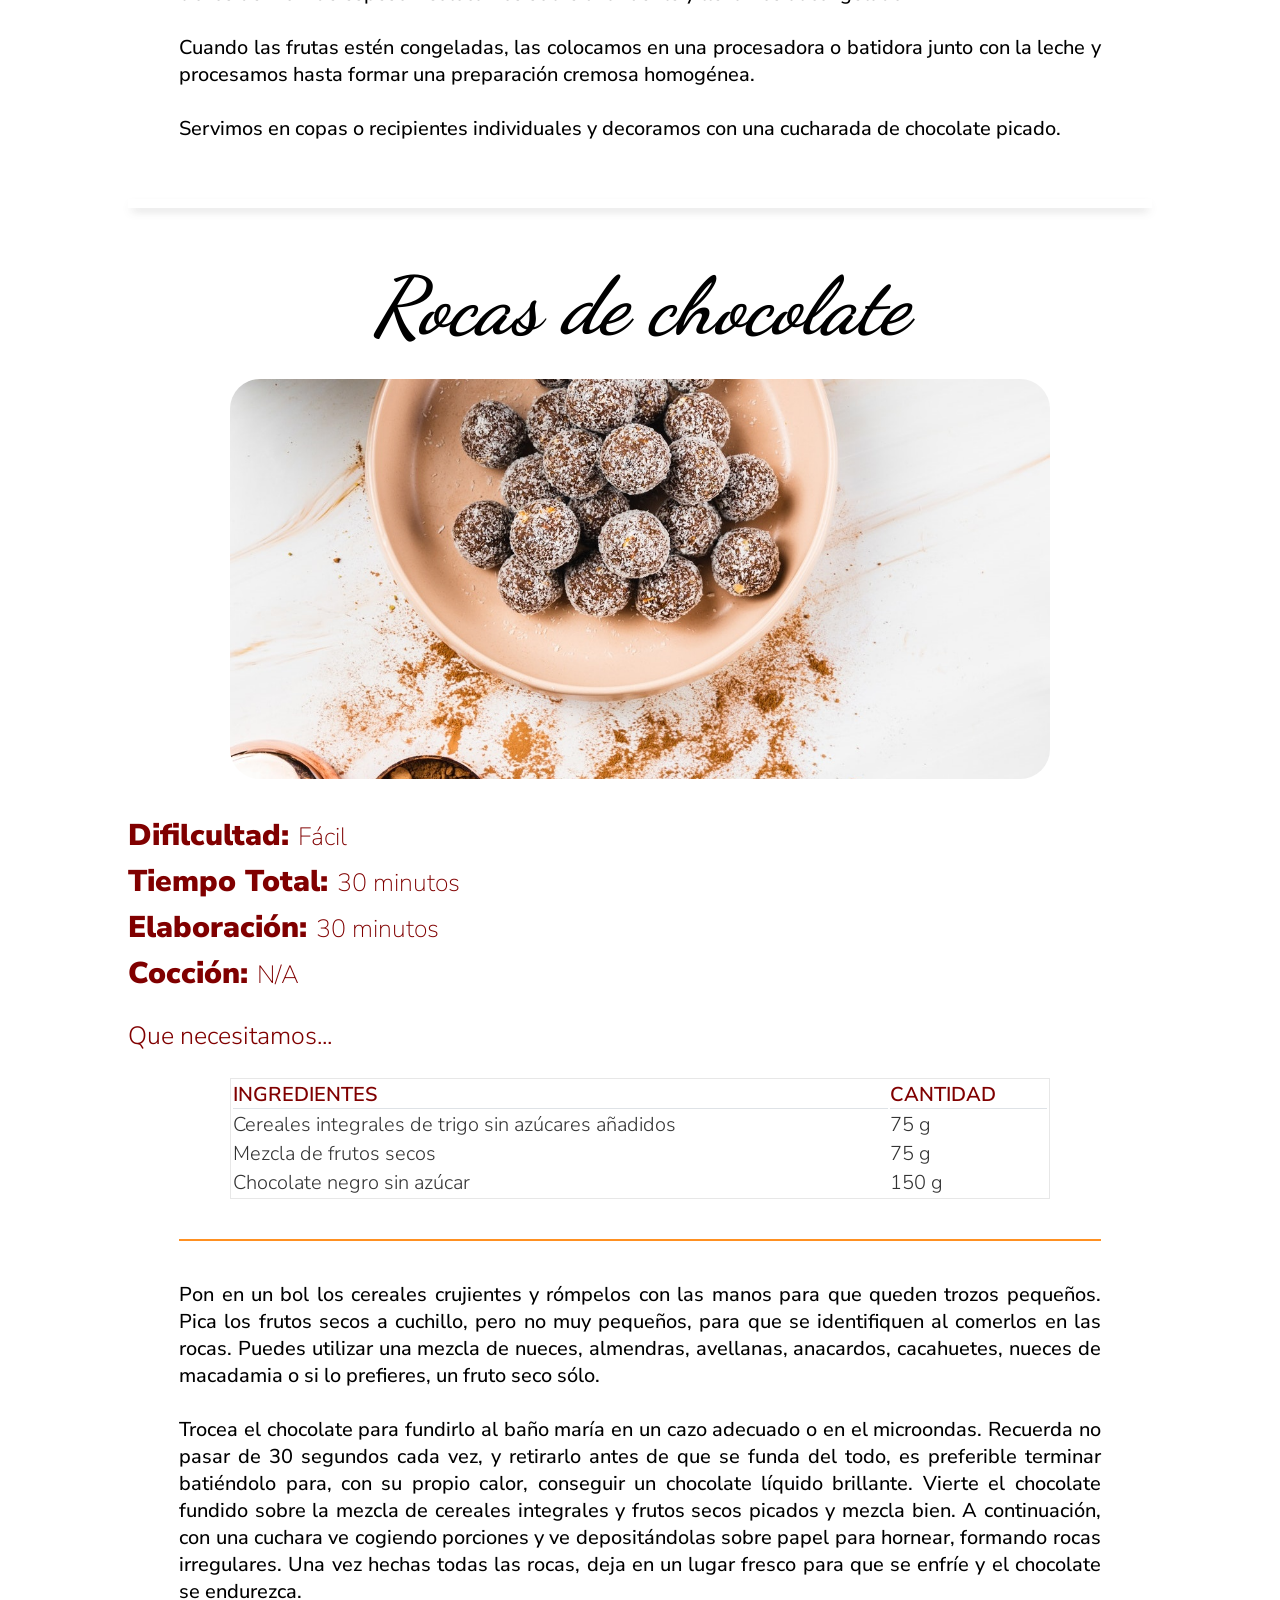
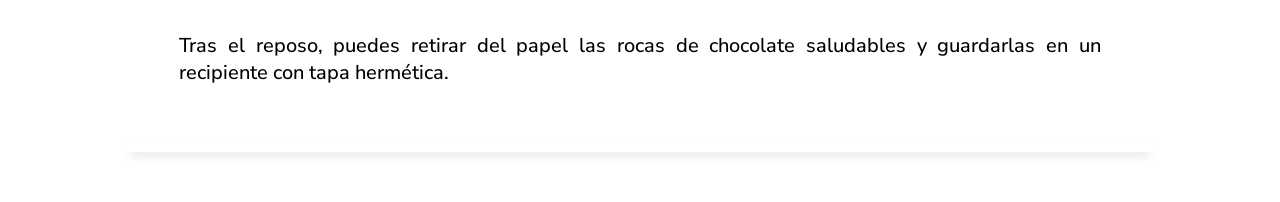
<file: pags/recetas.html>
<!DOCTYPE html>
<html lang="en">

<head>
    <meta charset="UTF-8">
    <meta http-equiv="X-UA-Compatible" content="IE=edge">
    <meta name="viewport" content="width=device-width, initial-scale=1.0">
    <title>Recetas</title>
    <link rel="shortcut icon" href="../img/logo.png" />
    <link rel="stylesheet" href="../css/recetas.css">
</head>

<body>
    <!-- header section -->
    <header id="menu-superior">
        <div class="container">
            <div id="menu">
                <a class="img-logo" href="../index.html">
                    <img src="../img/logo.png" alt="">
                </a>
                <ul class="nawRecetas">
                    <li class="li"><a href="../index.html">Home</a></li>
                    <li class="li"><a class="actual" href="./recetas.html">Recetas</a></li>
                    <li class="li"><a href="./productos.html">Productos</a></li>
                    <li class="li"><a href="./zona_interactiva.html">Zona interactiva</a></li>
                    <li class="li"><a href="../index.html">Blog</a></li>
                    <li class="li-busqueda">
                        <form class="nav-search" action="https://www.mercadolibre.com.co/jm/search" method="GET">
                            <input type="text" placeholder="Buscar receta" maxlength="120" autofocus=""
                                autocapitalize="off" autocorrect="off" spellcheck="false" autocomplete="off"
                                tabindex="2">
                            <button type="submit" class="nav-button" tabindex="3">
                                <div role="img" class="nav-search-icon"></div>
                            </button>
                        </form>
                    </li>
                </ul>
                <div class="li">
                    <div class="header-nav">
                        <div class="color-yes"></div>
                        <div class="color-no"></div>
                        <div class="color-yes"></div>
                        <div class="color-no"></div>
                        <div class="color-yes"></div>
                    </div>
                </div>
                <div class="container-user">
                    <div class="user">H</div>
                </div>
            </div>
        </div>
    </header>
    <!-- end header section -->

    <div class="container">

        <div class="container_recetas" id="container_recetas">
            <section class="receta" id="receta_1">
                <!--
                <h1>Brownie</h1>
                <img src="../img/recetas/receta_1.jpg" alt="">
                <h2>Difilcultad: <span>Fácil</span></h2>
                <h2>Tiempo Total: <span>30 minutos</span></h2>
                <h2>Elaboración: <span>10 minutos</span></h2>
                <h2>Cocción: <span>20 minutos</span></h2>
                <div>
                    <h3>Que necesitamos...</h3>
                    <table class="table table-striped table-bordered">
                        <thead>
                            <tr>
                                <td>INGREDIENTES</td>
                                <td>CANTIDAD</td>
                            </tr>
                        </thead>
                        <tbody>
                            <tr>
                                <td>Banano</td>
                                <td>180 g</td>
                            </tr>
                            <tr>
                                <td>Huevos</td>
                                <td>2 unid</td>
                            </tr>
                            <tr>
                                <td>Esencia de vainilla </td>
                                <td>5 ml</td>
                            </tr>
                            <tr>
                                <td>Cacao puro en polvo sin azúcar </td>
                                <td>50 g</td>
                            </tr>
                            <tr>
                                <td>Chocolate negro sin azúcar picado </td>
                                <td>80 g</td>
                            </tr>
                            <tr>
                                <td>Bicarbonato sódico </td>
                                <td>6 g</td>
                            </tr>
                            <tr>
                                <td>Sal </td>
                                <td>1 g</td>
                            </tr>
                            <tr>
                                <td>Canela molida (opcional) </td>
                                <td>1 g</td>
                            </tr>
                            <tr>
                                <td>Leche o bebida vegetal</td>
                                <td>10 ml</td>
                            </tr>
                        </tbody>
                    </table>
                    <div id="separador"></div>
                    <p>
                        Precalentar el horno a 175ºC y cubrir con papel de hornear un molde cuadrado de unos 20 cm de
                        lado. Si es más pequeño, las piezas de brownie saldrán más gruesas y algo más difíciles de
                        cortar, pero también más esponjosas.
                        <br><br>
                        Pelar los bananos y cortarlos en trozos. Colocar en un recipiente con los huevos y batir con un
                        tenedor, machacándolos bien, o usar una batidora. También se puede emplear un procesador de
                        alimentos o batidora de vaso. Incorporar el resto de ingredientes, salvo el chocolate, y batir
                        un poco más hasta que no queden grumos secos.
                        <br><br>
                        Añadir el chocolate negro picado o troceado y remover con suavidad. Llenar el molde y hornear
                        durante unos 20 minutos. Al pinchar el centro con un palillo debe salir ligeramente manchado,
                        pero no mojado. Dejar enfriar fuera del horno unos 10 minutos antes de desmoldar y trasladar con
                        el propio papel a una rejilla.
                        <br><br>
                        Esperar a que se enfríe por completo antes de cortar en piezas. Se cortará mejor si lo dejamos
                        una o dos horas en la nevera, para que se asiente la miga. Guardar en un recipiente hermético en
                        la nevera, sobre todo si hace mucho calor.
                    </p>
                    <div id="separador_receta"></div>
                </div>
            </section>
            <section class="receta" id="receta_2">
                <h1>Pastel de manzana, avena y almendra </h1>
                <img src="../img/recetas/receta_2.jpg" alt="">
                <h2>Difilcultad: <span>Fácil</span></h2>
                <h2>Tiempo Total: <span>55 minutos</span></h2>
                <h2>Elaboración: <span>10 minutos</span></h2>
                <h2>Cocción: <span>45 minutos</span></h2>
                <div>
                    <h3>Que necesitamos...</h3>
                    <table class="table table-striped table-bordered">
                        <thead>
                            <tr>
                                <td>INGREDIENTES</td>
                                <td>CANTIDAD</td>
                            </tr>
                        </thead>
                        <tbody>
                            <tr>
                                <td>Manzanas grandes (peladas y sin corazón)</td>
                                <td>400 g</td>
                            </tr>
                            <tr>
                                <td>Huevos</td>
                                <td>2 unid</td>
                            </tr>
                            <tr>
                                <td>Harina de avena</td>
                                <td>30 g</td>
                            </tr>
                            <tr>
                                <td>Almendra molida</td>
                                <td>30 g</td>
                            </tr>
                            <tr>
                                <td>Ralladura de limón</td>
                                <td>A gusto</td>
                            </tr>
                            <tr>
                                <td>Canela molida y más para espolvorear</td>
                                <td>1 cucharadita</td>
                            </tr>
                            <tr>
                                <td>Levadura química</td>
                                <td>1 cucharadita</td>
                            </tr>
                            <tr>
                                <td>Almendras para cubrir</td>
                                <td>A gusto</td>
                            </tr>
                            <tr>
                                <td>Leche o bebida vegetal</td>
                                <td>10 ml</td>
                            </tr>
                        </tbody>
                    </table>
                    <div id="separador"></div>
                    <p>
                        Precalentar el horno a 180ºC y engrasar con un poco de aceite un molde redondo de fondo
                        desmontable, de unos 18-20 cm de diámetro, o forrar con papel antiadherente de hornear. La base
                        es recomendable forrarla siempre con este papel.
                        <br><br>
                        Lavar las manzanas, pelarlas y rallarlas finas o picarlas. Cuanto más pequeños sean lso
                        trocitos, más se fundirán en la masa. Mezclar con el zumo de limón y disponer en un recipiente.
                        Añadir todos los demás ingredientes y batir con varillas, o triturar a velocidad baja si se
                        desea con una batidora o robot unos segundos.
                        <br><br>
                        Una vez homogénea, llevar al molde y cubrir con almendras al gusto y más canela. Hornear durante
                        unos 40-45 minutos. Comprobar el punto con un palillo; el tiempo final depende del molde y tipo
                        de horno. Esperar un poco fuera del horno antes de abrir y dejar enfriar por completo.
                        <br><br>
                        Gana con el reposo de unas horas, cuando se asienta el relleno. Servir con más canela molida al
                        gusto y guardar lo que sobre en la parte menos fría de la nevera.
                    </p>
                    <div id="separador_receta"></div>
                </div>
            </section>
            <section class="receta" id="receta_3">
                <h1>Sorbete de mango y banano </h1>
                <img src="../img/recetas/receta_3.jpg" alt="">
                <h2>Difilcultad: <span>Fácil</span></h2>
                <h2>Tiempo Total: <span>2 horas</span></h2>
                <h2>Elaboración: <span>2 horas</span></h2>
                <div>
                    <h3>Que necesitamos...</h3>
                    <table class="table table-striped table-bordered">
                        <thead>
                            <tr>
                                <td>INGREDIENTES</td>
                                <td>CANTIDAD</td>
                            </tr>
                        </thead>
                        <tbody>
                            <tr>
                                <td>Mango mediano
                                </td>
                                <td>1 unid </td>
                            </tr>
                            <tr>
                                <td>Banano</td>
                                <td>1 unid </td>
                            </tr>
                            <tr>
                                <td>Chocolate negro sin azúcar para decorar </td>
                                <td>--</td>
                            </tr>
                            <tr>
                                <td>Leche</td>
                                <td>15 ml </td>
                            </tr>
                        </tbody>
                    </table>
                    <div id="separador"></div>
                    <p>
                        Para elaborar este sorbete de mango y plátano debemos comenzar pelando las frutas y cortando
                        trozos de 2 cm de espesor. Colocamos sobre una fuente y llevamos al congelador.
                        <br><br>
                        Cuando las frutas estén congeladas, las colocamos en una procesadora o batidora junto con la
                        leche y procesamos hasta formar una preparación cremosa homogénea.
                        <br><br>
                        Servimos en copas o recipientes individuales y decoramos con una cucharada de chocolate picado.
                    </p>
                    <div id="separador_receta"></div>
                </div>
            </section>
            <section class="receta" id="receta_4">
                <h1>Rocas de chocolate </h1>
                <img src="../img/recetas/receta_4.jpg" alt="">
                <h2>Difilcultad: <span>Fácil</span></h2>
                <h2>Tiempo Total: <span>30 minutos</span></h2>
                <h2>Elaboración: <span>30 minutos</span></h2>
                <div>
                    <h3>Que necesitamos...</h3>
                    <table class="table table-striped table-bordered">
                        <thead>
                            <tr>
                                <td>INGREDIENTES</td>
                                <td>CANTIDAD</td>
                            </tr>
                        </thead>
                        <tbody>
                            <tr>
                                <td>Cereales integrales de trigo sin azúcares añadidos </td>
                                <td>75 g </td>
                            </tr>
                            <tr>
                                <td>Mezcla de frutos secos </td>
                                <td>75 g </td>
                            </tr>
                            <tr>
                                <td>Chocolate negro sin azúcar </td>
                                <td>150 g </td>
                            </tr>
                        </tbody>
                    </table>
                    <div id="separador"></div>
                    <p>
                        Pon en un bol los cereales crujientes y rómpelos con las manos para que queden trozos pequeños.
                        Pica
                        los frutos secos a cuchillo, pero no muy pequeños, para que se identifiquen al comerlos en las
                        rocas. Puedes utilizar una mezcla de nueces, almendras, avellanas, anacardos, cacahuetes, nueces
                        de
                        macadamia o si lo prefieres, un fruto seco sólo.
                        <br><br>
                        Trocea el chocolate para fundirlo al baño maría en un cazo adecuado o en el microondas. Recuerda
                        no
                        pasar de 30 segundos cada vez, y retirarlo antes de que se funda del todo, es preferible
                        terminar
                        batiéndolo para, con su propio calor, conseguir un chocolate líquido brillante.
                        Vierte el chocolate fundido sobre la mezcla de cereales integrales y frutos secos picados y
                        mezcla
                        bien. A continuación, con una cuchara ve cogiendo porciones y ve depositándolas sobre papel para
                        hornear, formando rocas irregulares.
                        Una vez hechas todas las rocas, deja en un lugar fresco para que se enfríe y el chocolate se
                        endurezca.
                        <br><br>
                        Tras el reposo, puedes retirar del papel las rocas de chocolate saludables y guardarlas en un
                        recipiente con tapa hermética.
                    </p>
                    <div id="separador_receta"></div>
                </div>
            </section>
            -->

        </div>
    </div>
    <!-- footer section -->
    <section class="container-fluid footer_section">
        <p>
            © 2020 All Rights Reserved By
            <a href="#">Club Pasteleria</a>
        </p>
    </section>
    <!-- footer section -->

    <script src="../js/recetas.js"></script>
</body>

</html>
</file>
<file: css/style.css>
/* GENERAL */
@import url("https://fonts.googleapis.com/css2?family=Nunito+Sans:ital,wght@0,200;0,300;0,400;0,600;0,700;0,800;0,900;1,200;1,300;1,400;1,600;1,700;1,800;1,900&display=swap");
@import url("https://fonts.googleapis.com/css2?family=Dancing+Script:wght@700&display=swap");

@import url("https://fonts.googleapis.com/css2?family=Luckiest+Guy&display=swap");
@import url("https://fonts.googleapis.com/css2?family=Paytone+One&display=swap");

* {
  margin: 0;
  padding: 0;
  font-family: "Nunito Sans", sans-serif;
}
html {
  scroll-behavior: smooth;
}

:root {
  --cafe-bg-color: rgb(128, 0, 0);
  --amarillo-bg-color: #ffffa7;
  --rosado-bg-color: #faa786;
  --rojo-bg-color: #ff4343;
  --naranja-bg-color: #ff9021;
  --azul-bg-color: #8ee7d2;
  --piel-bg-color: #ffe8bc;

  /* --widthLogo: 78px;
    --heightLogo: 105px; */
  --widthLogo: 200px;
  --heightLogo: 268px;
}

/*____________ general _______________*/

.titulo-seccion {
  font-size: 50px;
  font-family: "Nunito Sans", sans-serif;

  color: var(--cafe-bg-color);
  user-select: none;
  text-align: center;
  padding-top: 70px;
}

.descripcion-seccion {
  font-size: 20px;
  text-align: center;
  padding-bottom: 10px;
  user-select: none;
  max-width: 900px;
  margin: auto;
}

/* #section_interactiva p{
    
    max-width: 900px;
    margin: auto;
    font-size: 20px;
    text-align: justify;
    padding-top: 10px;
    padding-bottom: 10px;
    user-select: none;
} */

/***********************************   HEADER     *************************/

#menu-superior {
  opacity: 1;
}
#menu-container {
  background-color: rgb(142, 231, 210, 0);
  box-shadow: 0px 0px 20px 2px rgb(119, 119, 119, 0);
  width: 100%;
  height: 60px;
  position: fixed;
  z-index: 10;
  transition: all 1s;
  left: 1px;
  left: 0;
}
.enfocar {
  backdrop-filter: blur(10px);
}

/*general*/
#menu {
  width: calc(100% - 10%);
  height: 100%;
  margin: 0 5%;
  display: flex;
  flex-direction: row;
  transition: all 1s;
}

/*boton menu*/
.icon-menu {
  margin: auto;
}
.header-nav {
  cursor: pointer;
  width: 40px;
  height: 30px;
  border-radius: 2px;
  text-decoration: none;
  /* display: none; */
}

.color-yes {
  width: 100%;
  height: 6px;
  background-color: ivory;
  border-radius: 2px;
}
.color-no {
  width: 100%;
  height: 6px;
}

/*logo*/
#menu .img-logo {
  width: 100%;
  display: flex;
}
#menu img {
  height: 40px;
  margin: auto;
}
#logo-sup {
  opacity: 0;
}

/*registro e inicio de sesion*/
.user-link {
  text-decoration: none;
  color: var(--cafe-bg-color);
  text-align: center;
  margin: auto;
  font-size: 18px;
  margin-left: 10px;
}

.signIn {
  min-width: 120px;
}

.signUp {
  border: 1px solid var(--cafe-bg-color);
  padding: 2px 10px;
  border-radius: 7px;
}
.signUp:hover {
  background-color: var(--cafe-bg-color);
  color: white;
}

/*usuario*/
.container-user {
  display: none;
  float: right;
}
.container-user .user {
  height: 50px;
  width: 50px;
  margin: 5px 40px 5px 10px;
  cursor: pointer;
  border: 0 rgb(0, 0, 0);
  background-color: rgb(241, 247, 255);
  border-radius: 10px;
  display: flex;
  justify-content: center;
  align-content: center;
  flex-direction: column;
  text-align: center;
  font-size: 25px;
  font-weight: 600;
  display: none;
}

/*media query*/
@media screen and (max-width: 1200px) {
  .nawRecetas li:nth-child(0n + 1),
  .nawRecetas li:nth-child(0n + 2),
  .nawRecetas li:nth-child(0n + 3),
  .nawRecetas li:nth-child(0n + 4),
  .nawRecetas li:nth-child(0n + 5) {
    display: none;
  }
  .header-nav {
    display: block;
  }
  .nawRecetas .busqueda {
    width: 90%;
    float: left;
  }
  .nav-button {
    float: left;
  }
  .nav-button {
    top: 20px;
    right: 160px;
  }
}

/* 
@media screen and (max-width: 500px){

.nawRecetas li:nth-child(0n+6){
display: none;
}

#menu .img-logo{
margin-top: 15px;
margin-left: 15px;
}
#menu img{
height: 50px;
}

.container-user .user{
margin-right: 15px;
}
.container-user .user{
height: 40px;
width: 40px;
margin: 20px 40px 20px 10px;
}
.header-nav{
height: 25px;
margin: 30px 5px 30px 15px;
}
.color-yes{
height: 5px;
}
.color-no{
height: 5px;
}
} */

/***********************************   NAV     *************************/

#nav_drawer {
  position: absolute;
  width: 200px;
  height: 100vh;
  background-color: #8ee7d2;
  position: fixed;
  flex-direction: column;
  display: flex;
  /* display: none;     */
  left: -200px;
  transition: all 1s;
  z-index: 200;
  border-right: 1px solid #c2c2c2;
}

.nav-espacio {
  height: 60px;
}
#navbar_logo {
  width: 150px;
  height: 150px;
  padding: 25px;
}

#nav_drawer span {
  font-weight: 700;
  font-size: 19px;
}

.naw a {
  margin: 20px;
  text-align: center;
  font-size: 18px;
  text-decoration: none;
  color: var(--cafe-bg-color);
}

.naw a:hover {
  font-weight: 700;
  color: var(--cafe-bg-color);
  transition: all 0.5s;
}

.naw li {
  margin: 5px 0;
}

#buttonreg_nav {
  width: 150px;
  height: 30px;
  font-size: 18px;
  position: absolute;
  left: 25px;
  bottom: 10px;
  border: 1px solid var(--cafe-bg-color);
  border-radius: 10px;
  color: var(--cafe-bg-color);
  background-color: rgb(243, 229, 222);
  cursor: pointer;
  margin-bottom: 20px;
}
#buttonlogin_nav {
  width: 150px;
  height: 30px;
  font-size: 18px;
  position: absolute;
  left: 25px;
  bottom: 50px;
  border: 1px solid var(--cafe-bg-color);
  border-radius: 10px;
  color: var(--cafe-bg-color);
  background-color: rgb(243, 229, 222);
  cursor: pointer;
  margin-bottom: 20px;
}

#link_registro {
  text-decoration: none;
}

#buttonreg_nav:hover,
#buttonlogin_nav:hover {
  cursor: pointer;
  border: 2px solid var(--cafe-bg-color);
  background-color: var(--piel-bg-color);
  box-shadow: 2px 2px 10px 2px #8000006c;
}

@media screen and (max-width: 600px) {
  #nav_drawer {
    left: -200px;
    background-color: #f6f6f6;
  }
}

#contenedor {
  width: 100%;
  margin-left: 0px;
  transition: all 1s;
}

/*________________________________*/
/*------------  HOME ------------ */
/*________________________________*/
#section_Home {
  background-color: rgb(255, 255, 255);
  width: 100%;
  height: 100vh;
  display: flex;
  background-color: var(--piel-bg-color);
  font-weight: 600;
  background: rgba(3, 3, 3, 0.2) fixed no-repeat 50% 50%;
  background-size: cover;
  background-image: url("../img/fondo_4.png");
}

#section_Home #car {
  max-width: 800px;
  margin: auto;
}
#section_Home ._0 {
  margin: auto;
}
#section_Home #nombre1 {
  width: 300px;
  height: 00px;
  margin: 15px 100px 0px 140px;
  font-size: 50px;
  transition: all 1s;
  user-select: none;
  color: #87430d;
}

#section_Home #nombre2 {
  margin: 0px 0px 0px 219px;
  font-size: 50px;
  transition: all 1s;
  user-select: none;
  color: #87430d;
}

#section_Home #nombre3 {
  margin: 0px 0px 0px 400px;
  font-size: 50px;
  transition: all 1s;
  user-select: none;
  color: #87430d;
}

#section_Home span {
  font-size: 60px;
  transition: all 1s;
  user-select: none;
  color: #ba5e02;
}

#section_Home .fondoDescripcion {
  width: 100%;
  line-height: 25px;
  font-size: 18px;
  text-align: justify;
  user-select: none;
  padding: 15px;
  background-color: rgb(255, 255, 255, 0.3);
  box-shadow: 1px 0px 5px 3px rgb(255, 255, 255, 0.3);
  backdrop-filter: blur(10px);
  border-radius: 10px;
}
#section_Home #descripcion {
  line-height: 25px;
  font-size: 18 px;
  text-align: justify;
  user-select: none;
  padding: 15px;
}

#section_Home #descripcion2 {
  text-align: center;
}

#section_Home #car:hover #nombre1 {
  height: 50px;
  margin-top: -5%;
  margin-left: 100px;
  font-size: 70px;
}
#section_Home #car:hover #nombre2 {
  font-size: 70px;
  margin-left: 180px;
}
/* #section_Home #car:hover #nombre3{
    font-size: 70px;
    margin-left: 180px;
} */
#section_Home #car:hover span {
  font-size: 70px;
  color: var(--piel-bg-color);
  -webkit-text-stroke: 1px #80000058;
}
#section_Home #car:hover ._0 {
  padding-left: 1px;
  transition: all 1s;
}
#section_Home #car:hover .shadowLogo {
  filter: drop-shadow(0px 10px 10px rgba(0, 0, 0, 0.8));
  transition: all 1s;
}

#section_Home #car:hover ._0 {
  transition: all 1s;
  padding: 10px;
}

/*_____________________________________________________________________________________*/
/*____________________________________ RECETAS _________________________________________*/
/*_____________________________________________________________________________________*/

#section_Recetas {
  /* height: 100vh; */
  background-image: linear-gradient(-30deg, #83817e 50%, #e3ddd9 70%);
  background: rgb(255, 247, 238);
  background: radial-gradient(
    circle,
    rgba(255, 247, 238, 0.6870098381149334) 0%,
    rgb(218, 218, 218) 100%
  );
  font-family: "Raleway", sans-serif;
  background-size: 100% 100%;
  /* clip-path: polygon(0.0% 78.35531444222059%, 0.8059381231705752% 79.16664910987043%, 1.6118412613263986% 79.97313810175919%, 2.4176744294527177% 80.76993574212578%, 3.223414304206365% 81.55240703676392%, 4.029014238901004% 82.31549562835774%, 4.834439248521884% 83.05446118192353%, 5.639666009725834% 83.76456336247762%, 6.444659537498104% 84.44085115348152%, 7.2493848468239435% 85.07858421995155%, 8.053795291017014% 85.67291688612661%, 8.857879208405734% 86.21910881702307%, 9.66157829063218% 86.71220899610239%, 10.46488087602477% 87.1473717476035%, 11.267740317897168% 87.51996207732013%, 12.07012163123462% 87.8250289687138%, 12.872001492693963% 88.0578320868008%, 13.673333255588856% 88.21342041504266%, 14.474093596576132% 88.2870536184557%, 15.274247530641041% 88.27388602127884%, 16.249991253746312% 88.1332560834299%, 16.872596237944748% 87.96871378910777%, 17.670767687840378% 87.67323290845886%, 18.468309407470468% 87.28621089223638%, 19.265256381849778% 86.81080796376277%, 20.06162027264988% 86.25050036869271%, 20.857436064885544% 85.60844833034868%, 21.652738743571504% 84.8879174128305%, 22.447563293722524% 84.0923838617929%, 23.24192137701018% 83.22500790055831%, 24.035847978449233% 82.289160434004%, 24.829378083054426% 81.28810702622985%, 25.62253501416893% 80.22511324133572%, 26.4153537568075% 79.1036553249763%, 27.207857634313303% 77.92678815969663%, 28.00008163170109% 76.69798799115138%, 28.792049072314025% 75.42052038344043%, 29.583783279495286% 74.09765090066365%, 30.375330899931196% 72.7326451069209%, 31.166703595293356% 71.32897924786684%, 31.957948012268076% 69.88981354682397%, 32.74907581252697% 68.41841356789213%, 33.540121981084766% 66.9181502159486%, 34.331121502956236% 65.39239439587064%, 35.122097701484535% 63.84430633098072%, 35.913073900012826% 62.27736226693354%, 36.70409674522747% 60.69472242705151%, 37.495177898800016% 59.09965237543453%, 38.286352345745236% 57.49562835773728%, 39.07765507107789% 55.88581059728221%, 39.86910939814113% 54.27346465816918%, 40.66075031194972% 52.66206678605288%, 41.45258947417523% 51.05488254503319%, 42.244673531504006% 49.455072158432536%, 43.037025807279214% 47.8660065311282%, 43.82966962484402% 46.29105656799748%, 44.622651630884775% 44.73348783314021%, 45.415983487073035% 43.19656589065628%, 46.209700178423574% 41.68355630464553%, 47.003836689951136% 40.19793532076267%, 47.79840468332731% 38.74275782155273%, 48.59345080523842% 37.32160539344781%, 49.38899837902765% 35.93753291899294%, 50.18507072803815% 34.594016643842835%, 50.98171449895628% 33.294216791319926%, 51.49997084582104% 32.47424417992205%, 52.576762953201715% 30.838512588222898%, 53.37516763652902% 29.686611187190564%, 54.174155403435535% 28.587274834088277%, 54.973702930578064% 27.541767618245032%, 55.77379855628506% 26.55177499209944%, 56.574418957213325% 25.6184557042031%, 57.37556413336288% 24.74328452543982%, 58.17721076139054% 23.927736226693355%, 58.97934717962473% 23.17318023807016%, 59.78196172639386% 22.48109133045402%, 60.58504274002635% 21.852628252396514%, 61.38856689717904% 21.28947645633626%, 62.19253419785191% 20.792900031602244%, 62.996909657030244% 20.36437374907827%, 63.80170493638558% 20.005267038870755%, 64.6068850509032% 19.71694933108607%, 65.4124383389115% 19.50089539660803%, 66.2183648004105% 19.358474665543042%, 67.024641112057% 19.291161908774896%, 67.83124395050787% 19.30032655641%, 68.63818497743466% 19.387232697777307%, 69.44542920782266% 19.55346044453809%, 69.91661904817437% 19.687664594964716%, 71.06066401558% 20.129779837775203%, 71.86829308113025% 20.543453070683668%, 72.67557229653299% 21.043716422627213%, 73.48225676668494% 21.63246602759928%, 74.28808993481125% 22.311808701148223%, 75.09279192079393% 23.083851258822307%, 75.89611782952967% 23.950595175392394%, 76.69781110424368% 24.91404192562942%, 77.49760352648948% 25.976509006636476%, 78.29523853949225% 27.139787211629624%, 79.09045958647714% 28.405983356157165%, 79.88301011066928% 29.777309596544825%, 80.67262189362224% 31.255767407563468%, 81.45903837856119% 32.84325292320658%, 82.24200300871127% 34.541978299799865%, 83.02124756562606% 36.35405035289161%, 84.16661030192068% 39.24670810070579%, 84.56758521766511% 40.32602970609924%, 85.33441009434291% 42.48572632466028%, 86.09722335599585% 44.7545559886232%, 86.85623491271238% 47.12651427367535%, 87.61167799792423% 49.595491414726645%, 88.36377418339146% 52.15548298746445%, 89.11274504087416% 54.80027388602128%, 89.85881214213246% 57.5239650268619%, 90.60220872059801% 60.32044664489624%, 91.34314468635935% 63.18360897503423%, 92.08185327284812% 66.10744759296324%, 92.81855605182447% 69.0859580743706%, 93.55346293337688% 72.1128199726114%, 94.28680715093702% 75.18223954492784%, 95.01882193793658% 78.28800168545244%, 95.74971720446409% 81.42410196987254%, 96.47971452227962% 84.58443063309807%, 97.20904712481487% 87.7630885915938%, 97.93793658382992% 90.95375539871485%, 99.9999300299705% 100.0%, 99.9999300299705% 0.005161698093331779%, 0.0% 0.005161698093331779%); */
  /* clip-path: polygon(0.0% 89.1776572211103%, 0.8059381231705752% 89.58332455493522%, 1.6118412613263986% 89.9865690508796%, 2.4176744294527177% 90.38496787106288%, 3.223414304206365% 90.77620351838196%, 4.029014238901004% 91.15774781417886%, 4.834439248521884% 91.52723059096176%, 5.639666009725834% 91.88228168123881%, 6.444659537498104% 92.22042557674075%, 7.2493848468239435% 92.53929210997578%, 8.053795291017014% 92.83645844306331%, 8.857879208405734% 93.10955440851154%, 9.66157829063218% 93.3561044980512%, 10.46488087602477% 93.57368587380175%, 11.267740317897168% 93.75998103866007%, 12.07012163123462% 93.91251448435689%, 12.872001492693963% 94.0289160434004%, 13.673333255588856% 94.10671020752133%, 14.474093596576132% 94.14352680922785%, 15.274247530641041% 94.13694301063941%, 16.249991253746312% 94.06662804171495%, 16.872596237944748% 93.98435689455388%, 17.670767687840378% 93.83661645422943%, 18.468309407470468% 93.6431054461182%, 19.265256381849778% 93.40540398188139%, 20.06162027264988% 93.12525018434636%, 20.857436064885544% 92.80422416517433%, 21.652738743571504% 92.44395870641526%, 22.447563293722524% 92.04619193089646%, 23.24192137701018% 91.61250395027915%, 24.035847978449233% 91.144580217002%, 24.829378083054426% 90.64405351311493%, 25.62253501416893% 90.11255662066786%, 26.4153537568075% 89.55182766248815%, 27.207857634313303% 88.96339407984831%, 28.00008163170109% 88.34899399557568%, 28.792049072314025% 87.71026019172021%, 29.583783279495286% 87.04882545033183%, 30.375330899931196% 86.36632255346045%, 31.166703595293356% 85.66448962393342%, 31.957948012268076% 84.94490677341199%, 32.74907581252697% 84.20920678394607%, 33.540121981084766% 83.4590751079743%, 34.331121502956236% 82.69619719793532%, 35.122097701484535% 81.92215316549036%, 35.913073900012826% 81.13868113346678%, 36.70409674522747% 80.34736121352576%, 37.495177898800016% 79.54982618771726%, 38.286352345745236% 78.74781417886864%, 39.07765507107789% 77.94290529864111%, 39.86910939814113% 77.1367323290846%, 40.66075031194972% 76.33103339302644%, 41.45258947417523% 75.5274412725166%, 42.244673531504006% 74.72753607921626%, 43.037025807279214% 73.9330032655641%, 43.82966962484402% 73.14552828399874%, 44.622651630884775% 72.3667439165701%, 45.415983487073035% 71.59828294532814%, 46.209700178423574% 70.84177815232276%, 47.003836689951136% 70.09896766038133%, 47.79840468332731% 69.37137891077637%, 48.59345080523842% 68.6608026967239%, 49.38899837902765% 67.96876645949646%, 50.18507072803815% 67.29700832192142%, 50.98171449895628% 66.64710839565996%, 51.49997084582104% 66.23712208996102%, 52.576762953201715% 65.41925629411145%, 53.37516763652902% 64.84330559359529%, 54.174155403435535% 64.29363741704414%, 54.973702930578064% 63.770883809122516%, 55.77379855628506% 63.27588749604972%, 56.574418957213325% 62.80922785210155%, 57.37556413336288% 62.37164226271991%, 58.17721076139054% 61.96386811334668%, 58.97934717962473% 61.58659011903508%, 59.78196172639386% 61.24054566522701%, 60.58504274002635% 60.92631412619826%, 61.38856689717904% 60.64473822816813%, 62.19253419785191% 60.39645001580112%, 62.996909657030244% 60.182186874539134%, 63.80170493638558% 60.00263351943538%, 64.6068850509032% 59.858474665543035%, 65.4124383389115% 59.750447698304015%, 66.2183648004105% 59.67923733277152%, 67.024641112057% 59.64558095438745%, 67.83124395050787% 59.650163278205%, 68.63818497743466% 59.69361634888865%, 69.44542920782266% 59.776730222269045%, 69.91661904817437% 59.84383229748236%, 71.06066401558% 60.0648899188876%, 71.86829308113025% 60.271726535341834%, 72.67557229653299% 60.52185821131361%, 73.48225676668494% 60.81623301379964%, 74.28808993481125% 61.15590435057411%, 75.09279192079393% 61.54192562941115%, 75.89611782952967% 61.9752975876962%, 76.69781110424368% 62.45702096281471%, 77.49760352648948% 62.98825450331824%, 78.29523853949225% 63.56989360581481%, 79.09045958647714% 64.20299167807858%, 79.88301011066928% 64.88865479827241%, 80.67262189362224% 65.62788370378173%, 81.45903837856119% 66.4216264616033%, 82.24200300871127% 67.27098914989993%, 83.02124756562606% 68.17702517644581%, 84.16661030192068% 69.6233540503529%, 84.56758521766511% 70.16301485304962%, 85.33441009434291% 71.24286316233014%, 86.09722335599585% 72.3772779943116%, 86.85623491271238% 73.56325713683768%, 87.61167799792423% 74.79774570736332%, 88.36377418339146% 76.07774149373222%, 89.11274504087416% 77.40013694301064%, 89.85881214213246% 78.76198251343095%, 90.60220872059801% 80.16022332244812%, 91.34314468635935% 81.59180448751712%, 92.08185327284812% 83.05372379648162%, 92.81855605182447% 84.54297903718529%, 93.55346293337688% 86.0564099863057%, 94.28680715093702% 87.59111977246393%, 95.01882193793658% 89.14400084272621%, 95.74971720446409% 90.71205098493627%, 96.47971452227962% 92.29221531654903%, 97.20904712481487% 93.8815442957969%, 97.93793658382992% 95.47687769935742%, 99.9999300299705% 100.0%, 99.9999300299705% 50.002580849046666%, 0.0% 50.002580849046666%); */
  clip-path: polygon(
    0% 98.68808520764402%,
    0.8059381231705752% 98.73726134139748%,
    1.6118412613263986% 98.78614377193716%,
    2.4176744294527177% 98.83443879604923%,
    3.223414304206365% 98.88186548022486%,
    4.029014238901004% 98.92811735154531%,
    4.834439248521884% 98.97290709164926%,
    5.639666009725834% 99.01594738217537%,
    6.444659537498104% 99.05693813505738%,
    7.2493848468239435% 99.09559203193396%,
    8.053795291017014% 99.13161536959133%,
    8.857879208405734% 99.16472082966816%,
    9.66157829063218% 99.19460832409817%,
    10.46488087602477% 99.22098414966759%,
    11.267740317897168% 99.24356737286753%,
    12.07012163123462% 99.26205790563175%,
    12.872001492693963% 99.27616842959893%,
    13.673333255588856% 99.28559885670278%,
    14.474093596576132% 99.29006186858199%,
    15.274247530641041% 99.28926376202276%,
    16.249991253746312% 99.2807399839702%,
    16.872596237944748% 99.27076684440605%,
    17.670767687840378% 99.25285733321697%,
    18.468309407470468% 99.22939938522809%,
    19.265256381849778% 99.20058454601369%,
    20.06162027264988% 99.16662351570537%,
    20.857436064885544% 99.12770783987735%,
    21.652738743571504% 99.08403544895633%,
    22.447563293722524% 99.03581704307393%,
    23.24192137701018% 98.9832441678044%,
    24.035847978449233% 98.92652113842686%,
    24.829378083054426% 98.86584588536802%,
    25.62253501416893% 98.80141633905457%,
    26.4153537568075% 98.73344319961814%,
    27.207857634313303% 98.66211162778046%,
    28.00008163170109% 98.5876323236732%,
    28.792049072314025% 98.51020321772302%,
    29.583783279495286% 98.43002224035662%,
    30.375330899931196% 98.34728732200068%,
    31.166703595293356% 98.26220916278686%,
    31.957948012268076% 98.17497930828935%,
    32.74907581252697% 98.08579568893484%,
    33.540121981084766% 97.99486262000251%,
    34.331121502956236% 97.9023844167715%,
    35.122097701484535% 97.80855262481604%,
    35.913073900012826% 97.71357794426777%,
    36.70409674522747% 97.6176519207009%,
    37.495177898800016% 97.52097248454211%,
    38.286352345745236% 97.42375033592305%,
    39.07765507107789% 97.32617702041793%,
    39.86910939814113% 97.22845046845343%,
    40.66075031194972% 97.13078138016121%,
    41.45258947417523% 97.03336768596793%,
    42.244673531504006% 96.93640093144782%,
    43.037025807279214% 96.84008543188004%,
    43.82966962484402% 96.74462550254376%,
    44.622651630884775% 96.65021907386566%,
    45.415983487073035% 96.55706407627243%,
    46.209700178423574% 96.46535844019076%,
    47.003836689951136% 96.37531286575228%,
    47.79840468332731% 96.28711251367875%,
    48.59345080523842% 96.20097446895426%,
    49.38899837902765% 96.11708389230057%,
    50.18507072803815% 96.03565148384929%,
    50.98171449895628% 95.95686878917466%,
    51.49997084582104% 95.90716909751833%,
    52.576762953201715% 95.80802510830466%,
    53.37516763652902% 95.73820674650328%,
    54.174155403435535% 95.67157442608637%,
    54.973702930578064% 95.60820476528356%,
    55.77379855628506% 95.54819992173448%,
    56.574418957213325% 95.49163012881631%,
    57.37556413336288% 95.4385847744637%,
    58.17721076139054% 95.38915324661129%,
    58.97934717962473% 95.34341854834122%,
    59.78196172639386% 95.30147006758813%,
    60.58504274002635% 95.26337803772924%,
    61.38856689717904% 95.22924461640413%,
    62.19253419785191% 95.19914642184247%,
    62.996909657030244% 95.17317284197892%,
    63.80170493638558% 95.15140687989563%,
    64.6068850509032% 95.13393153867474%,
    65.4124383389115% 95.12083620625091%,
    66.2183648004105% 95.1122038857063%,
    67.024641112057% 95.1081239649755%,
    67.83124395050787% 95.10867944714073%,
    68.63818497743466% 95.11394695043164%,
    69.44542920782266% 95.12402224763535%,
    69.91661904817437% 95.13215654968701%,
    71.06066401558% 95.15895377551969%,
    71.86829308113025% 95.18402709118445%,
    72.67557229653299% 95.21434875558268%,
    73.48225676668494% 95.25003369605894%,
    74.28808993481125% 95.29120960966269%,
    75.09279192079393% 95.33800419344341%,
    75.89611782952967% 95.39053875959812%,
    76.69781110424368% 95.44893462032378%,
    77.49760352648948% 95.51333224237487%,
    78.29523853949225% 95.58384016824341%,
    79.09045958647714% 95.6605860949789%,
    79.88301011066928% 95.74370410448326%,
    80.67262189362224% 95.83331550895352%,
    81.45903837856119% 95.92953523573418%,
    82.24200300871127% 96.03249736672721%,
    83.02124756562606% 96.1423295989821%,
    84.16661030192068% 96.31765764791356%,
    84.56758521766511% 96.38307684636047%,
    85.33441009434291% 96.51397909177899%,
    86.09722335599585% 96.65149604436043%,
    86.85623491271238% 96.79526376751373%,
    87.61167799792423% 96.94491193979543%,
    88.36377418339146% 97.10007662461454%,
    89.11274504087416% 97.26038111567507%,
    89.85881214213246% 97.42546786123852%,
    90.60220872059801% 97.59496653986137%,
    91.34314468635935% 97.76850683010016%,
    92.08185327284812% 97.94572479536389%,
    92.81855605182447% 98.12625649906153%,
    93.55346293337688% 98.30971885004465%,
    94.28680715093702% 98.49576068142721%,
    95.01882193793658% 98.68400528691325%,
    95.74971720446409% 98.87408872991173%,
    96.47971452227962% 99.06564068897922%,
    97.20904712481487% 99.25830361237713%,
    97.93793658382992% 99.45169440895708%,
    99.9999300299705% 100%,
    99.9999300299705% 0%,
    0% 0%
  );
}

#section_Recetas .receta {
  width: 100%;
  font-size: 22px;
  text-align: center;
  /* text-shadow: 2px 2px 1px rgba(0, 0, 0, 0.7); */
  /* font-family: 'Dancing Script', cursive; */
  font-family: "Luckiest Guy", sans-serif;
  font-family: "Paytone One", sans-serif;
  color: #5c6363;
}

#section_Recetas .receta:hover {
  font-size: 25px;
  transition: 0.5s;
}

/* estilos materialize carousel*/
.container {
  width: 100%;
}
.container-carrusel {
  width: 100%;
  display: flex;
  justify-content: center;
  margin: auto;
  align-items: center;
}
.carousel {
  min-height: 500px;
  margin: auto;
}

.carousel .carousel-item {
  display: flex;
  flex-direction: column;
  justify-content: center;
  align-items: center;
  user-select: none;
}

.carousel .carousel-item img {
  display: flex;
  width: 100%;
  height: 100%;
  object-fit: cover;
  position: relative;
  top: 0;
  left: 0;
  z-index: -1;
  border-radius: 15px;
}

.carousel .indicators .indicator-item {
  border-radius: 0;
  transform: rotate(45deg);
  margin: 0 15px;
  background: black;
}

@media screen and (max-width: 280px) {
  #section_Recetas {
    min-height: 100vh;
    background-image: linear-gradient(-30deg, #e3ddd9 50%, #ffc964 50%);
    font-family: "Raleway", sans-serif;
    background-size: 100% 100%;
  }
  .titulo {
    font-size: 20px;
    font-family: "Dancing Script", cursive;
    margin-bottom: 40px;
    color: rgb(10, 1, 1);
    user-select: none;
  }
  .container {
    width: 10px;
    height: 10px;
  }
  .receta {
    color: rgb(253, 253, 253);
    font-size: 20px;
    font-weight: 600;
    text-shadow: 2px 2px 1px rgba(0, 0, 0, 0.7);
    font-family: "Dancing Script", cursive;
  }

  .linea-division {
    width: 80%;
    height: 1px;
    background-color: #36221c;
  }
  /* estilos materialize carousel*/
  .carousel {
    width: 50px;
    background-color: #87430d;
    min-height: 50px;
  }
  .carousel .carousel-item {
    display: flex;
    flex-direction: column;
    justify-content: center;
    align-items: center;
    user-select: none;
    width: 200px;
    height: 200px;
  }
  .carousel .carousel-item img {
    display: flex;
    width: 100%;
    height: 100%;
    object-fit: cover;
    position: relative;
    top: 0;
    left: 0;
    z-index: -1;
    border-radius: 15px;
  }
  .carousel .indicators .indicator-item {
    border-radius: 0;
    transform: rotate(45deg);
    margin: 0 15px;
    background: black;
  }
}

@media screen and (max-width: 320px) {
  #section_Recetas {
    min-height: 100vh;
    background-image: linear-gradient(-30deg, #747474 50%, #d484bf 50%);
    font-family: "Raleway", sans-serif;
    background-size: 100% 100%;
  }
  .titulo {
    font-size: 40px;
    font-family: "Dancing Script", cursive;
    margin-bottom: 40px;
    color: #fff;
    user-select: none;
  }
  .subtitulo {
    margin: 0;
    color: #000;
    display: inline;
    font-size: 50px;
    font-weight: 500;
    text-transform: uppercase;
  }
  .receta {
    color: #fff;
    margin: 7px 0;
    font-size: 50px;
    font-weight: 600;
    text-shadow: 2px 2px 1px rgba(0, 0, 0, 0.7);
    font-family: "Dancing Script", cursive;
    margin-top: 0;
  }
  .linea-division {
    width: 80%;
    height: 2px;
    background-color: #36221c;
  }
  /* estilos materialize carousel*/
  .carousel {
    min-height: 500px;
  }
  .carousel .carousel-item {
    display: flex;
    flex-direction: column;
    justify-content: center;
    align-items: center;
    user-select: none;
    width: 500px;
    height: 500px;
  }
  .carousel .carousel-item img {
    display: inline;
    width: 100%;
    height: 100%;
    object-fit: cover;
    position: relative;
    top: 0;
    left: 0;
    z-index: -1;
    border-radius: 15px;
  }
  .carousel .indicators .indicator-item {
    border-radius: 0;
    transform: rotate(45deg);
    margin: 0 15px;
    background: black;
  }
}

@media screen and (max-width: 540px) {
  body {
    min-height: 100vh;
    /* background-image: linear-gradient(-45deg, #e3ddd9 50%, #ffc964 50%); */
    font-family: "Raleway", sans-serif;
    background-size: 100% 100%;
  }
  .titulo {
    font-size: 40px;
    font-family: "Dancing Script", cursive;
    margin-bottom: 40px;
    color: #fff;
    user-select: none;
  }
  .subtitulo {
    margin: 0;
    color: #000;
    display: inline;
    font-size: 50px;
    font-weight: 500;
    text-transform: uppercase;
  }
  .receta {
    color: #fff;
    margin: 7px 0;
    font-size: 50px;
    font-weight: 600;
    text-shadow: 2px 2px 1px rgba(0, 0, 0, 0.7);
    font-family: "Dancing Script", cursive;
    margin-top: 0;
  }
  .linea-division {
    width: 80%;
    height: 2px;
    background-color: #36221c;
  }
  /* estilos materialize carousel*/
  .carousel {
    min-height: 500px;
  }
  .carousel .carousel-item {
    display: flex;
    flex-direction: column;
    justify-content: center;
    align-items: center;
    user-select: none;
    width: 500px;
    height: 500px;
  }
  .carousel .carousel-item img {
    display: inline;
    width: 100%;
    height: 100%;
    object-fit: cover;
    position: relative;
    top: 0;
    left: 0;
    z-index: -1;
    border-radius: 15px;
  }
  .carousel .indicators .indicator-item {
    border-radius: 0;
    transform: rotate(45deg);
    margin: 0 15px;
    background: black;
  }
}

/*_____________________________________________________________________________________*/
/*____________________________________ productos _________________________________________*/
/*_____________________________________________________________________________________*/

#section_productos {
  width: 100%;
  /* background: rgba(218, 217, 217, 0.515); */
  display: flex;
  flex-direction: column;
}

.grid-container {
  margin: auto;
  display: grid;
  width: 900px;
  grid-template-columns: 1fr 1fr 1fr;
  grid-template-rows: 1fr 1fr;
  margin-bottom: 80px;
}
.grid-card {
  box-shadow: 1px 1px 4px 4px rgb(220, 220, 220);
  border-radius: 15px;
  background-color: rgb(255, 255, 255);
  margin: 10px;
}
.grid-card:hover {
  background-color: var(--azul-bg-color);
}

.grid-card .categoria {
  width: 100%;
  text-align: center;
  font-weight: 900;
}

.grid-card img {
  width: 100%;
  height: 200px;
  object-fit: cover;
  object-position: center center;
  border-radius: 15px 15px 0px 0px;
}

.grid-card:nth-child(4) img {
  height: 450px;
}
.grid-card:first-child {
  grid-column: 1 / 3;
}

.grid-card:nth-child(4) {
  grid-column: 3 / 4;
  grid-row: 1/3;
}

@media screen and (max-width: 1100px) {
  .grid-container {
    grid-template-columns: 1fr 1fr;
    grid-template-rows: 1fr 1fr 1fr;
    width: 600px;
  }
  .grid-container img {
    height: 230px;
  }
  .grid-card:nth-child(4) img {
    height: 230px;
  }
  .grid-card:nth-child(4) {
    grid-column: 1 / 3;
    grid-row: 3/4;
  }
}

@media screen and (max-width: 860px) {
  .grid-container {
    grid-template-columns: 1fr;
    grid-template-rows: 1fr 1fr 1fr 1fr;
    width: 80%;
  }
  .grid-card:first-child {
    grid-column: auto;
  }
  .grid-card:nth-child(4) {
    grid-column: auto;
    grid-row: auto;
  }
  .grid-card:nth-child(4) img {
    height: 230px;
  }
}

/*__________________________________________________________________________________________*/
/*____________________________________ interactiva _________________________________________*/
/*__________________________________________________________________________________________*/

#section_interactiva {
  width: 100%;
  background: rgba(255, 255, 255, 0.515);
  overflow: hidden;
}

#section_interactiva .bg {
  width: 100%;
  background: #9c8b57;
  clip-path: polygon(0 5%, 100% 0%, 100% 100%, 0% 100%);
  display: flex;
  flex-direction: column;
}

.slider-container {
  width: 100%;
  display: flex;
  margin-bottom: 10px;
}

.contenido-slider {
  width: 100%;
  margin: 5px 0px 5px 0px;
  display: flex;
  justify-content: center;
  align-items: center;
  flex-shrink: 0;
}

.contenido-slider > img {
  width: 350px;
}
.contenido-slider > .description {
  width: 20%;
  padding-left: 50px;
}

.contenido-slider .description > h2 {
  font-size: 40px;
  font-weight: 600;
  color: var(--amarillo-bg-color);
  text-align: center;
}

#section_interactiva a {
  width: 400px;
  border-radius: 5px;
  font-size: 40px;
  font-weight: 600;
  color: rgb(255, 255, 255);
  text-align: center;
  margin: auto;
  margin-bottom: 50px;
  text-decoration: none;
  border: 1px solid #c2c2c2;
}

#section_interactiva a:hover {
  background-color: var(--amarillo-bg-color);
  color: black;
}

/*_____________________________________________________________________________________*/
/*____________________________________ SERVICIOS _________________________________________*/
/*_____________________________________________________________________________________*/
#section_servicios div {
  width: 900px;
  height: 0px;
  background-color: rgb(0, 26, 255);
}

/*_____________________________________________________________________________________*/
/*____________________________________ LOGO _________________________________________*/
/*_____________________________________________________________________________________*/

._0 {
  background-color: #87430d;
  width: var(--widthLogo);
  height: var(--heightLogo);
  clip-path: polygon(
    99.52921818223369% 69.10225734210951%,
    99.16952970064472% 68.7020495746728%,
    98.98289289586681% 68.54348025594375%,
    98.67424386701302% 68.21971879491102%,
    98.64262987763227% 68.13267597078767%,
    98.6395827461257% 67.98546006390077%,
    98.77505313435563% 67.67607959120149%,
    99.0255527369589% 67.351845071342%,
    99.35997541980583% 66.94293302149295%,
    99.52515534022491% 66.68416984325668%,
    99.67687709648995% 66.34867652332039%,
    99.77121120938111% 66.01271014455732%,
    99.85526125343755% 64.7299638299221%,
    99.89233468676758% 63.98934293075081%,
    100.03313755513403% 62.159646000618764%,
    100.04519911734755% 61.24229032377092%,
    100% 60.54869147197931%,
    99.89385825252086% 59.863040008477206%,
    99.71395052981998% 59.19195875683925%,
    99.44758045061995% 58.54216515240536%,
    99.24062943579821% 58.164853432183705%,
    98.62218870377565% 57.32820159118067%,
    98.09224174925663% 56.76251784614424%,
    97.51938102601996% 56.219162477730755%,
    96.43676059449535% 55.259609953536156%,
    95.77578698519348% 54.68938484376286%,
    95.11532123114269% 54.23345074653413%,
    94.72097162866639% 54.02710248630258%,
    94.30338764845243% 53.852354555698426%,
    94.19470662471781% 53.7931275905884%,
    94.27151973144613% 53.669943072100786%,
    94.40305424148008% 53.54429864771404%,
    94.7224951944197% 53.239648763282304%,
    95.27237546754424% 52.69865868900261%,
    95.83660265151227% 52.055204072847275%,
    96.15401218344746% 51.609393434511155%,
    96.52703186537771% 50.98126592434275%,
    96.85269404514324% 50.307535543274945%,
    97.10255882868265% 49.65736349177966%,
    97.29681346222698% 48.98949904016364%,
    97.48230759268993% 47.94186296242683%,
    97.53766381505943% 46.96774022636811%,
    97.48027617168555% 45.60476313471485%,
    97.36131107911622% 44.42854966786539%,
    97.13633120288054% 42.861873445410424%,
    96.97394448634249% 42.191359864364564%,
    96.68332431890262% 41.39425574127845%,
    96.43523702874205% 40.9077620438412%,
    96.04596597877672% 40.2989353338045%,
    95.59041981854331% 39.707706412123166%,
    95.08167582075757% 39.1300069728871%,
    94.48189876921279% 38.511529862784556%,
    92.74884272484655% 36.92309293429875%,
    91.26273129632591% 35.7658018205196%,
    90.92449969909576% 35.532867654224276%,
    90.29374347723412% 35.15252835751137%,
    89.55900389271049% 34.80889842575483%,
    89.12897745884467% 34.6489099305455%,
    88.64461051311154% 34.49582809420683%,
    88.09638076955305% 34.34870679908529%,
    87.8943813434295% 34.28370851628884%,
    88.12443977217612% 34.14349388003795%,
    88.39728500582763% 33.872809619367416%,
    88.48717538527168% 33.720390065386184%,
    88.83911907428144% 32.933220177661966%,
    89.0230896389911% 32.31758142051996%,
    89.13849974480273% 31.560971133004273%,
    89.13430993898118% 30.87626578715569%,
    88.99211046867421% 30.07831015818141%,
    88.81118703547115% 29.543091401588157%,
    88.14983253473095% 28.082380356326823%,
    87.67181377963652% 26.940605572065294%,
    87.38551038183097% 26.29317726176521%,
    87.01579175903284% 25.60374132764906%,
    86.64404171523032% 25.05556075920265%,
    86.1757991737195% 24.46934626108495%,
    85.49971687069751% 23.710559902966168%,
    84.06972344742302% 22.223452175171786%,
    82.48102525818092% 20.829915483310018%,
    81.62338470289198% 20.206802396705243%,
    80.22310081180662% 19.326061473048412%,
    78.25122583561233% 18.259881489302714%,
    77.22370769883167% 17.74982946229295%,
    75.40279269602578% 16.868426256278667%,
    72.66139005060776% 15.475457235008989%,
    71.9018925225932% 15.06124692630027%,
    68.36417284345615% 12.932292982361517%,
    66.3220868787978% 11.60129466739707%,
    64.26590793092153% 10.20302738726771%,
    62.68419275138199% 8.98357634365263%,
    61.802682999291534% 8.187607561750738%,
    61.265499107444384% 7.634696405036749%,
    60.93894818098945% 7.262777555440124%,
    58.98865705296675% 4.674861937781401%,
    58.60116349638026% 4.232835770059353%,
    57.921907098038915% 3.57178336554864%,
    56.58548600477891% 2.4937769111340202%,
    55.35330220180644% 1.6257139640342757%,
    54.64954178759969% 1.1894591139986517%,
    54.201232564694415% 0.937697206398397%,
    53.117469458854835% 0.4271721205618775%,
    52.277730801167046% 0.1532710598693825%,
    51.93975313156244% 0.0773924240574928%,
    51.38479430592692% 0.001703011776328367%,
    50.924550484620866% 0%,
    50.514076477922266% 0.05903774157931707%,
    50.024884907303715% 0.2292443074466064%,
    49.84383451028787% 0.3411700258573802%,
    49.70519002673857% 0.4748564502990149%,
    49.65376968256508% 0.5532896037753829%,
    49.59562025631455% 0.8011724289962388%,
    49.80130163300856% 1.3038447383085838%,
    49.94718305388598% 1.4422617510177815%,
    50.29277855225703% 1.6642209525323324%,
    50.68611244423115% 1.8896807893648742%,
    50.98435044043747% 2.119776602699659%,
    51.276113282192306% 2.4937769111340202%,
    51.36714633595133% 2.736834536321922%,
    51.39964907202149% 3.082640538681545%,
    51.32524827773588% 3.4640205648133247%,
    51.194094659140255% 3.750031931470815%,
    50.986127933816306% 4.052789580595501%,
    50.31740953193521% 4.745442314733609%,
    49.29446209241442% 5.6904246270640755%,
    48.08094196991973% 6.7032435751515465%,
    47.628442941192894% 7.038263836261095%,
    46.737537866957155% 7.626938240277937%,
    46.00889254544669% 8.045500690192824%,
    45.245459139236125% 8.42934062222372%,
    44.44977692458095% 8.774200506929844%,
    43.69561187670289% 9.05188603823639%,
    41.92472061612999% 9.592119218393279%,
    40.99166355605325% 9.912285432342642%,
    40.30593200326042% 10.209744822607675%,
    39.55417926782508% 10.598599178202193%,
    38.60741011596874% 11.15709242907191%,
    37.42423434472706% 11.919095587212652%,
    36.116380109341236% 12.884514040859031%,
    35.51799965973698% 13.400621220851292%,
    34.96723063992301% 13.943219695141963%,
    34.620746394862536% 14.332357886032568%,
    34.022238981445504% 15.11129655017119%,
    33.120668946936746% 16.30132333476196%,
    32.62969988293936% 16.82206649125645%,
    31.97799463196999% 17.360785883167708%,
    31.228654208977353% 17.8471849688396%,
    30.546350679129436% 18.212102547800228%,
    28.98368007150601% 18.923677635008616%,
    28.008597989401064% 19.366649920384205%,
    25.98682623478656% 20.482595692704763%,
    24.619299007396908% 21.39512616951967%,
    23.824251611805604% 21.975380126420248%,
    22.073293669838222% 23.371849783007917%,
    20.91068603626594% 24.428568590218475%,
    19.84837981478519% 25.53959455074076%,
    19.350554704898006% 26.130918084187442%,
    18.100469004324385% 27.942449555372008%,
    17.441272888401347% 29.221979069985267%,
    16.863079685028172% 30.793102045411743%,
    16.603184760279625% 31.883218805791387%,
    16.414389570684563% 33.243262932718736%,
    16.346971786101523% 35.22329795799426%,
    16.373253295345762% 35.96902789249454%,
    16.53551304807104% 37.319327007590694%,
    16.696757090294124% 37.99040825922867%,
    16.927450338104634% 38.65893499320213%,
    17.305548572545852% 39.44421264561934%,
    17.649620505163618% 40.37784154610763%,
    17.558714415217374% 40.63338792432194%,
    17.31913370051268% 40.93378027931285%,
    16.992201882619415% 41.195381810509666%,
    16.6199439835658% 41.40929901196934%,
    16.22432474296176% 41.58187087197041%,
    15.261939042134209% 41.91433661541547%,
    14.5776040912819% 42.166855417138535%,
    13.780144383247887% 42.49979421941036%,
    12.388747959056708% 43.14069431790121%,
    10.671181499848911% 43.9649520176432%,
    9.167549065165446% 44.748526658284064%,
    7.427002155845541% 45.8236001479728%,
    6.45712559006432% 46.55930123534582%,
    5.29451795649204% 47.61223557194232%,
    4.251764162178496% 48.74369767378052%,
    2.9162318156079152% 50.507734038758656%,
    2.4843009245504843% 51.16802954914655%,
    1.750704014341832% 52.43185351071147%,
    1.128962223187147% 53.723587943055065%,
    0.6311371132999671% 55.04011065792075%,
    0.26890935545550804% 56.37848869058262%,
    0.11299779336893397% 57.25052533182711%,
    0% 59.10425365035844%,
    0.12023473069705673% 60.46950142438013%,
    0.30369744015560685% 61.366799406973456%,
    0.9267088694380328% 63.133106454320014%,
    1.5907296102464874% 64.41187907481047%,
    2.8448781528288802% 66.24015682846225%,
    3.32276994411053% 66.82693899717205%,
    4.333021002353909% 67.9641724166967%,
    5.386058865502155% 69.07898284783306%,
    43.1180534923936% 100%,
    62.2202669795055% 100%
  );
}
._2 {
  background-color: var(--piel-bg-color);
  width: var(--widthLogo);
  height: var(--heightLogo);
  clip-path: polygon(
    18.632193452222246% 43.19793443593885%,
    23.994129193297322% 47.14447500404465%,
    26.897283736189507% 48.73764252079803%,
    30.05525465131928% 50.01868582365691%,
    33.4755328036403% 51.00927100688679%,
    37.0448664721581% 51.697193152757315%,
    40.67463491555637% 52.10109077904273%,
    44.33144665107551% 52.286624450896966%,
    59.00097254280584% 52.10146922610414%,
    73.67595787848546% 52.21869320337461%,
    77.35524220886563% 52.3629761455356%,
    80.99148580671536% 52.685034594792%,
    84.54825005776853% 53.292536740113775%,
    88.07797101670081% 54.14707020476824%,
    91.44720971628666% 55.30663200091584%,
    92.94754109183799% 56.08131313561366%,
    94.26415583030524% 57.024024765575696%,
    95.04358667692534% 57.634554487388726%,
    95.47107383453567% 58.05425227848783%,
    96.3977827039737% 59.24815814545802%,
    96.93483963200808% 60.59457817817477%,
    97.13823566007216% 61.94071437559546%,
    97.06688199729312% 63.201699984199834%,
    96.78616500724964% 64.55199909929598%,
    96.28910168023909% 66.04166134475486%,
    95.99733883848425% 66.1086464746237%,
    95.59981514068858% 65.95490235592757%,
    94.6905003136006% 65.47370691735%,
    92.90742052700138% 64.98664554932064%,
    91.12040486220616% 64.95154458437524%,
    89.24794255141398% 65.07605366757778%,
    87.4299477163019% 65.38761021088015%,
    85.90523928869793% 66.06257054489754%,
    84.52019105514546% 66.97065426874093%,
    83.68527702234309% 67.26272078838092%,
    82.86204366031595% 66.97595252760061%,
    81.3014044736969% 66.1757262162579%,
    79.70254917943286% 65.59244468286609%,
    77.95628889853813% 65.18845244481531%,
    76.08852424881859% 64.95684284323494%,
    74.21656979327751% 64.98645632578993%,
    72.52668144525447% 65.44995936424678%,
    71.08919715702629% 66.31300788778287%,
    69.71506781137239% 67.19933090559543%,
    68.92421022160264% 67.58998288473165%,
    68.51056211958468% 67.60691839072956%,
    68.10808683309084% 67.44342926020222%,
    66.7154207707719% 66.41197179434052%,
    65.33062646484498% 65.61146164770173%,
    63.594015433721076% 65.14881011513306%,
    61.76560956596151% 64.9323383960089%,
    59.928443195120515% 64.99809357292817%,
    58.12365259653692% 65.36026741069358%,
    56.4900092175728% 65.93834529699106%,
    55.10775418790136% 66.73667937302676%,
    53.90642259143299% 67.97268747557834%,
    53.35057501910805% 68.70649632764433%,
    52.824690906597795% 69.21967054291069%,
    52.330928638719385% 69.24152586070689%,
    51.85290988362497% 68.75285609266655%,
    50.799618092851176% 67.26461302368796%,
    49.470941792170386% 66.21063795767259%,
    47.90078031959331% 65.5932015769889%,
    46.154393074885796% 65.2255402568331%,
    44.30859316477617% 65.03991197321352%,
    42.44692277806979% 65.0418988202859%,
    40.65279713975922% 65.24143503341215%,
    39.0054416690155% 65.78791259008223%,
    38.25991016040607% 66.29673466414242%,
    37.573924679987705% 66.98115617469495%,
    36.92425085002272% 67.58941521413954%,
    36.275973621998254% 67.77069135655296%,
    34.92787185796304% 66.77745704389324%,
    33.52149370386452% 65.8885795084162%,
    31.92251144578772% 65.35345536358828%,
    28.216183823286684% 65.058077432161%,
    26.379144416258477% 65.15051312690937%,
    24.682019130907307% 65.55601915320577%,
    23.1389009504511% 66.28443513464674%,
    21.68681582375391% 67.19658716440024%,
    21.27253290267208% 67.28410304735036%,
    20.81508228524706% 67.15467415234954%,
    20.06510704319055% 66.74841123193033%,
    18.639049498112048% 65.90996176738562%,
    16.94268599563752% 65.35932129304007%,
    15.139672890432768% 65.14436336216154%,
    11.428647606859093% 65.34125044585795%,
    9.693306213862924% 65.7406067074065%,
    8.165296727126833% 66.48945883016336%,
    7.406560981988912% 66.78105229097659%,
    6.687945801687602% 66.47763235949444%,
    5.458047347345059% 65.0678224439922%,
    4.554191964206362% 63.76700528217486%,
    3.9285142948556797% 62.5843582152815%,
    3.2905211356659123% 60.048952127392845%,
    3.2929334481086197% 57.247781590631924%,
    3.8278319913258323% 54.49136241888223%,
    4.986884638140436% 51.908555836552495%,
    5.900516234862739% 50.67292618106232%,
    6.908354980663411% 49.54155869098946%,
    9.355201580445542% 47.563983571613065%,
    12.11856896547346% 45.94669005469506%,
    15.330372537219441% 44.12475128932183%,
    17.04705024973782% 43.30380500136714%,
    17.86736344407117% 43.12555643544497%,
    18.632193452222246% 43.19793443593885%
  );
}
._5 {
  background-color: var(--azul-bg-color);
  width: var(--widthLogo);
  height: var(--heightLogo);
  clip-path: polygon(
    95.04358667692534% 57.634554487388726%,
    94.26415583030524% 57.024024765575696%,
    92.94754109183799% 56.08131313561366%,
    91.44720971628666% 55.30663200091584%,
    88.07797101670081% 54.14707020476824%,
    84.54825005776853% 53.292536740113775%,
    80.99148580671536% 52.685034594792%,
    77.35524220886563% 52.3629761455356%,
    73.67595787848546% 52.21869320337461%,
    59.00097254280584% 52.10146922610414%,
    44.33144665107551% 52.286624450896966%,
    40.67463491555637% 52.10109077904273%,
    37.0448664721581% 51.697193152757315%,
    33.4755328036403% 51.00927100688679%,
    30.05525465131928% 50.01868582365691%,
    26.897283736189507% 48.73764252079803%,
    23.994129193297322% 47.14447500404465%,
    18.632193452222246% 43.19793443593885%,
    17.86736344407117% 43.12555643544497%,
    17.04705024973782% 43.30380500136714%,
    15.330372537219441% 44.12475128932183%,
    12.11856896547346% 45.94669005469506%,
    9.355201580445542% 47.563983571613065%,
    6.908354980663411% 49.54155869098946%,
    5.900516234862739% 50.67292618106232%,
    6.428177840751828% 53.06934758564966%,
    8.333777706678044% 54.97407164570542%,
    11.194272408478136% 56.43913483217292%,
    14.30488582144317% 57.604467946006956%,
    17.364713709298574% 58.546990352438286%,
    20.428477475349975% 59.28770586337493%,
    23.56016688123551% 59.84619911424465%,
    26.775525439739162% 60.24792066992699%,
    30.049922171182764% 60.52343013063046%,
    33.35758342157318% 60.70319248479826%,
    36.672735536917266% 60.817861944404235%,
    39.97493734335839% 60.893929803746815%,
    43.26355402183269% 60.94170874524931%,
    46.543283233412815% 60.96753775719026%,
    49.81831478392028% 60.978039663144266%,
    53.09296544298944% 60.97964806315524%,
    56.371932871692906% 60.97889116903244%,
    59.65762938247341% 60.978985780797785%,
    62.94840444576486% 60.97416058076487%,
    66.24133789387349% 60.956562792409485%,
    69.53350955910545% 60.91862347450355%,
    72.82225320139253% 60.85258446228822%,
    76.10464865304091% 60.750876814535395%,
    79.37802967398233% 60.60574236648624%,
    82.63947609652296% 60.409612176912646%,
    85.8877182825351% 60.15018671631891%,
    89.14713328407137% 59.7369225252637%,
    92.32478359018111% 58.98154219069758%
  );
}
._3 {
  position: relative;
  left: 0px;
  top: -268px;
  background-color: var(--piel-bg-color);
  width: var(--widthLogo);
  height: var(--heightLogo);
  clip-path: polygon(
    31.982692293042636% 20.358843503625053%,
    32.47531188660607% 21.33845372207415%,
    32.882230906547015% 22.61807784845277%,
    34.505336289050895% 24.580231250076864%,
    39.26228946225746% 27.356329669019658%,
    44.571281293405754% 29.60430521377056%,
    50.219139540848055% 31.315548213682547%,
    62.02563145452283% 33.536086346481525%,
    73.90614327104488% 35.54516718371997%,
    79.86366625784319% 36.55022796704861%,
    86.04870839713263% 36.13317930537935%,
    87.41648955214785% 36.46242824880246%,
    88.60017317864062% 37.222066112809394%,
    90.67895168519068% 38.875406712326296%,
    92.71646695258916% 40.58229757103214%,
    94.08120097609779% 42.54691087855539%,
    94.30161015507359% 47.16046439238906%,
    93.87869369472313% 49.37135212512217%,
    92.49669259267723% 51.38752884476196%,
    91.40124881606243% 52.245468332969075%,
    90.04959206526955% 52.476510263957366%,
    87.04918324179243% 51.551396422350706%,
    81.23055866616896% 50.5105723917192%,
    69.04546066280189% 49.85235834016903%,
    56.90187982621193% 49.87005074028975%,
    44.71589307615543% 50.0532191180102%,
    38.628105217450916% 49.91376137588214%,
    32.67274061546978% 48.87577569821118%,
    27.325532676676495% 46.641235024140194%,
    23.224601524073606% 43.25157930689313%,
    20.669708719620733% 39.11477447866552%,
    19.564996584673437% 34.646828471707764%,
    19.418607308544917% 32.364698079665004%,
    19.82946220668185% 30.1227776878966%,
    21.030539875524674% 27.995810591030235%,
    22.760294860758783% 26.053904107191357%,
    26.68068347159692% 22.90219697980322%,
    29.220467582329686% 21.330979392611397%,
    30.770187881050138% 20.514669081158914%,
    31.982692293042636% 20.358843503625053%
  );
}
._6 {
  background-color: var(--azul-bg-color);
  width: var(--widthLogo);
  height: var(--heightLogo);
  clip-path: polygon(
    94.08120097609779% 42.54691087855539%,
    92.71646695258916% 40.58229757103214%,
    90.67895168519068% 38.875406712326296%,
    88.60017317864062% 37.222066112809394%,
    87.41648955214785% 36.46242824880246%,
    86.04870839713263% 36.13317930537935%,
    79.86366625784319% 36.55022796704861%,
    73.90614327104488% 35.54516718371997%,
    62.02563145452283% 33.536086346481525%,
    50.219139540848055% 31.315548213682547%,
    44.571281293405754% 29.60430521377056%,
    39.26228946225746% 27.356329669019658%,
    34.505336289050895% 24.580231250076864%,
    32.882230906547015% 22.61807784845277%,
    32.47531188660607% 21.33845372207415%,
    31.982692293042636% 20.358843503625053%,
    30.770187881050138% 20.514669081158914%,
    29.220467582329686% 21.330979392611397%,
    26.68068347159692% 22.90219697980322%,
    22.760294860758783% 26.053904107191357%,
    21.030539875524674% 27.995810591030235%,
    19.82946220668185% 30.1227776878966%,
    19.418607308544917% 32.364698079665004%,
    21.423873767498787% 34.15787486837138%,
    23.515602582951807% 35.871956221243934%,
    25.779875219964804% 37.42784670244883%,
    28.281824114490888% 38.763954052742264%,
    30.98805778377047% 39.89702455459147%,
    33.838268416735865% 40.8658490317905%,
    36.771767310881046% 41.70959675519489%,
    39.736880194406986% 42.460908783850904%,
    42.722180324164% 43.12555643544497%,
    45.72754073633932% 43.70155286290471%,
    48.75296143093295% 44.187195054453795%,
    51.79806151650656% 44.5804015512545%,
    54.862460101621835% 44.88202385919499%,
    57.94323701858496% 45.107199860731484%,
    61.03683728063827% 45.2759872501185%,
    64.13995982864964% 45.40825449807985%,
    67.24892271204861% 45.523870075339346%,
    70.36029790789028% 45.64071560554841%,
    73.4710382846681% 45.74791073569162%,
    76.57847760231378% 45.81376052437625%,
    79.67969569313354% 45.80609697138278%,
    82.77215328087189% 45.692752076491715%,
    85.85229537877113% 45.4401386630033%,
    88.88825406982501% 44.95809171853756%,
    91.77896615906533% 44.07508011251231%
  );
}

._4 {
  position: relative;
  left: 0px;
  top: -536px;
  background-color: var(--piel-bg-color);
  width: var(--widthLogo);
  height: var(--heightLogo);
  clip-path: polygon(
    54.17571283832682% 3.020480608845631%,
    54.66249209650266% 3.2780138341323237%,
    55.43722528205011% 4.141062357668417%,
    56.653538608425826% 5.993087664423427%,
    58.3897687481114% 8.745722365559033%,
    61.42598136679083% 11.312444947779028%,
    64.66660572403653% 13.591074704503797%,
    78.92895866820038% 21.50317280555106%,
    82.28359652931721% 23.682176373360747%,
    83.09629189488412% 24.480888896457827%,
    84.8398859357106% 26.447015992226696%,
    85.57475248404698% 28.00669094404566%,
    85.91158747933663% 29.630323449242198%,
    86.11917331322226% 31.36711162579911%,
    85.67264158369579% 32.95223714249761%,
    83.924730773235% 33.98057242010272%,
    81.73714427913755% 34.37491425808766%,
    77.28490425658879% 34.066101455980444%,
    68.59486609126665% 32.647398034535186%,
    59.861406301975805% 31.29634202531622%,
    51.33553234657058% 29.340811447266717%,
    43.18889929992154% 26.78449615923539%,
    39.2709230015261% 25.017242994235303%,
    37.482002879539266% 23.924193269129788%,
    36.06787993286154% 22.64702904865031%,
    35.2460431727749% 21.15310927375063%,
    35.07007132827001% 19.48737453297268%,
    35.39611439947386% 17.78824183902566%,
    36.12514061242265% 16.173029780945384%,
    37.24153341814515% 14.720455347504284%,
    38.73513571161947% 13.505640280391432%,
    39.9156452427929% 12.947620088348472%,
    42.50037454324768% 11.71473417405349%,
    50.28173270054569% 8.443532387026451%,
    52.12715171921698% 7.464584450934808%,
    53.60767673997556% 6.292723125291516%,
    54.28896455932129% 4.686309961388929%,
    54.17939478889726% 3.6540009896390586%,
    54.17571283832682% 3.020480608845631%
  );
}
._7 {
  background-color: var(--azul-bg-color);
  width: var(--widthLogo);
  height: var(--heightLogo);
  clip-path: polygon(
    83.09629189488412% 24.480888896457827%,
    82.28359652931721% 23.682176373360747%,
    78.92895866820038% 21.50317280555106%,
    64.66660572403653% 13.591074704503797%,
    61.42598136679083% 11.312444947779028%,
    58.3897687481114% 8.745722365559033%,
    56.653538608425826% 5.993087664423427%,
    55.43722528205011% 4.141062357668417%,
    54.66249209650266% 3.2780138341323237%,
    54.17571283832682% 3.020480608845631%,
    54.17939478889726% 3.6540009896390586%,
    54.28896455932129% 4.686309961388929%,
    53.60767673997556% 6.292723125291516%,
    52.12715171921698% 7.464584450934808%,
    50.28173270054569% 8.443532387026451%,
    42.50037454324768% 11.71473417405349%,
    39.9156452427929% 12.947620088348472%,
    39.86854166825371% 14.764639041923417%,
    40.10482132382628% 16.528580795136193%,
    40.848702302869626% 18.19251791237248%,
    42.07212560276069% 19.734973522897462%,
    43.68050318298278% 21.141093579550997%,
    45.57899307539365% 22.396213258703582%,
    47.672753311851054% 23.485573124960382%,
    49.87011601953211% 24.39583291940687%,
    52.123850660084855% 25.135034642097878%,
    54.421641743670214% 25.727588128494133%,
    56.75218949095129% 26.19856549641375%,
    59.104067158778406% 26.572849640144142%,
    61.4658480040019% 26.875512677503494%,
    63.82623224728488% 27.13153211454457%,
    66.17417403691599% 27.365128563197345%,
    68.51525978065732% 27.581316447025443%,
    70.87450134962533% 27.76060574236648%,
    73.27818025306426% 27.882465696139178%,
    75.75270496403115% 27.926081719966206%,
    78.29134640044893% 27.84376948411041%,
    80.62722662786652% 27.374495127967137%,
    82.36434551424152% 26.185225237499182%
  );
}
._1 {
  position: relative;
  left: 0px;
  top: -804px;
  background-color: rgb(182 97 37);
  width: var(--widthLogo);
  height: var(--heightLogo);
  clip-path: polygon(
    50.07465472191116% 96.28431213935178%,
    49.401365622770186% 96.84384611964036%,
    48.638186144185184% 96.9007077906166%,
    46.95934364787349% 96.27541863340873%,
    36.77113249181718% 89.08492446669713%,
    33.14618867330433% 85.64607063146731%,
    14.77376318201786% 70.1023983136399%,
    17.103803074047832% 70.1023983136399%,
    40.957383326604244% 89.61106049381665%,
    41.71408765073779% 89.8591325425682%,
    41.5602075096556% 88.88482058297878%,
    28.723912110570243% 70.52975965773248%,
    31.37999507380406% 70.52975965773248%,
    37.75776828088458% 80.06274652278108%,
    41.701645197085924% 85.11141954546616%,
    43.79680203548384% 87.45220923202685%,
    44.55795009306447% 88.15243090739305%,
    45.54928354320451% 88.4225474974715%,
    45.621779880298504% 84.26227895143673%,
    44.20575247642916% 77.69764161252508%,
    42.72281514322787% 70.62881817605546%,
    45.3921023429902% 70.62881817605546%,
    46.77613486604048% 77.91856008462076%,
    47.96248473260151% 81.82120079360348%,
    49.44529510199003% 85.06108608629917%,
    50.33061376846371% 87.10962002968917%,
    51.02891473872116% 88.03416620070372%,
    51.57193896595592% 88.4675826977788%,
    51.882365488188555% 88.66986265210024%,
    52.464240642132175% 88.81433481779193%,
    53.046115796075796% 88.78538361759438%,
    53.78314072922935% 88.55424707484075%,
    54.40373984606908% 87.83198085814763%,
    55.916640639085045% 85.26043307589472%,
    57.19681676328613% 81.822146911257%,
    58.321716144464496% 77.08370586715941%,
    59.60189226866558% 70.66940662339124%,
    61.50266750970638% 70.66940662339124%,
    60.88194142905389% 74.10769278802897%,
    59.7957660107716% 78.8462284438919%,
    58.942442225116984% 84.88482436744938%,
    59.02001711472196% 87.08066882949163%,
    59.330316673141816% 88.17863836639542%,
    59.67946715827054% 88.38091832071686%,
    60.1837674226092% 88.26530274345735%,
    61.8518179948351% 86.73401132124384%,
    66.97937853752923% 80.64612266793824%,
    73.67862411855373% 70.29710932673322%,
    76.46992354239194% 70.29710932673322%,
    71.94175915980428% 76.67280697023799%,
    67.5997237267434% 83.2333760032395%,
    65.55268617338686% 87.06808546469988%,
    65.26155815069589% 87.77010476360778%,
    65.31018529098836% 88.00578267109827%,
    65.48057072773116% 88.15082250738209%,
    65.94309989766715% 88.11449158948712%,
    66.5758875405332% 87.77010476360778%,
    70.22685894066473% 84.88766272040993%,
    87.98262119330748% 70.77679097706516%,
    90.78775967273806% 70.77679097706516%,
    87.10987194429843% 73.8875312100561%,
    75.75930708229541% 83.23242988558599%,
    70.27370858757837% 87.87540765844396%,
    66.9075170194991% 90.84697398460288%,
    62.39788935357644% 93.82204094607981%,
    59.07867439622358% 95.36345582718593%,
    56.93108150314997% 96.09054724391197%,
    54.19767757793673% 96.23596552725718%,
    51.77673159596053% 96.32319757491123%
  );
}

/********************************************   footer     ************************************************/
.footer_section {
  background-color: #273135;
  padding: 50px;
  font-family: "Dosis", sans-serif;
  font-weight: 500;
}

.footer_section p {
  color: #fbfcfd;
  margin: 0;
  text-align: center;
  margin-bottom: 10px;
}

.footer_section a {
  color: #fbfcfd;
}

.contactanosFooter {
  font-size: 20px;
  font-weight: 900;
  color: var(--cafe-bg-color);
}

.contactanosFooter img {
  width: 30px;
  height: 30px;
  margin: 10px;
  border-radius: 50%;
  box-shadow: 1px 1px 5px 1px #6f6f6f85;
}

.container-iconos {
  width: 80%;
  margin: auto;
  display: flex;
  justify-content: center;
}

.contactanosFooter img:hover {
  box-shadow: 1px 1px 4px 1px #3f3f3f85;
  width: 40px;
  height: 40px;
  transition: all 0.5s;
}
</file>
<file: css/articulo.css>
/* GENERAL */
@import url('https://fonts.googleapis.com/css2?family=Nunito+Sans:ital,wght@0,200;0,300;0,400;0,600;0,700;0,800;0,900;1,200;1,300;1,400;1,600;1,700;1,800;1,900&display=swap');
@import url('https://fonts.googleapis.com/css2?family=Dancing+Script:wght@700&display=swap');

*{
margin: 0;
padding: 0;
font-family: 'Nunito Sans', sans-serif;
box-sizing: border-box;
}

:root {
--cafe-bg-color: #800000;
--amarillo-bg-color: #FFFFA7;
--rosado-bg-color: #FAA786;
--rojo-bg-color: #FF4343;
--naranja-bg-color: #FF9021;
--azul-bg-color: #8EE7D2;
--piel-bg-color: #FFE8BC;

}

/***********************************   HEADER     *************************/



/*general*/
#menu{
  width: 100%;
  height: 80px;
  background-color: var(--azul-bg-color);
  position: fixed;
  z-index: 100;
  display: flex;
  flex-direction: row;
}
#menu .img-logo{
  margin-top: 10px;
  margin-left: 30px;  
}
#menu img{
  height: 60px;  
}

.nawRecetas{
list-style-type: none;
width: 100%;
display: flex;
}

.nawRecetas .li {
  float: left;
}
.nawRecetas li:nth-child(0n+4){
  min-width: 149px;
}
.nawRecetas .actual{
  border-bottom: 2px solid var(--rojo-bg-color);
}
.nawRecetas  li a {
  display: block;
  height: 26px;
  color: var(--cafe-bg-color);
  text-align: center;
  margin: 27px 10px;
  text-decoration: none;
  font-size: 16px;
}

.nawRecetas  li a:hover {
  color: #154b57d0;
  border-bottom: 1px outset  #154b57d0;
}

/*input busqueda*/
.nawRecetas .li-busqueda{
  width: 100%;
  float: right;
}

.nawRecetas  li  input{
  width: 100%;
  height: 40px;
  display: block;
  margin: 20px 0px 20px 0px;
  color: var(--cafe-bg-color);
  font-size: 16px;
  text-align: left;
  box-shadow: 0 1px 2px 0 rgb(0 0 0 / 20%);
  padding: 7px 60px 9px 15px;
  border-radius: 2px;
  background-color: #fff;
  border: 0 rgba(0,0,0,.2);
  outline: none;
}

.nav-button{
  height: 40px;
  width: 48px;
  top: 20px;
  right: 100px;
  
  cursor: pointer;
  position: absolute;
  
  border-radius: 0 2px 2px 0;
  border: 0 rgba(0,0,0,.2);
  background-color: rgba(223, 223, 223, 0.337);
}

.nav-search-icon{
  background-size: cover;
  background-image: url("../img/iconos/lupa_2.png");
  width: 20px;
  height: 20px;
  z-index: 200;
  margin: auto;
}

/*boton menu*/
.header-nav{
  width: 40px;
  height: 30px;
  margin: 25px 5px 25px 15px;
  padding: 0;
  border-radius: 2px;
  text-decoration: none;
  display: none;
}

.color-yes{
  width: 100%;
  height: 6px;
  background-color: ivory;
  border-radius: 2px;
}
.color-no{
  width: 100%;
  height: 6px;
}

/*usuario*/
.container-user{
  float: right;
}
.container-user .user{
  height: 50px;
  width: 50px;
  margin: 15px 40px 15px 10px;
  cursor: pointer;
  border: 0 rgb(0, 0, 0);
  background-color: rgb(241, 247, 255);
  border-radius: 10px;
  
  display: flex;
  justify-content: center;
  align-content: center;
  flex-direction: column;
  text-align: center;
  
  font-size: 25px;
  font-weight: 600;
}


/*media query*/
@media screen and (max-width: 1200px){
  
  .nawRecetas li:nth-child(0n+1),
  .nawRecetas li:nth-child(0n+2),
  .nawRecetas li:nth-child(0n+3),
  .nawRecetas li:nth-child(0n+4),
  .nawRecetas li:nth-child(0n+5){
    display: none;
  }
  .header-nav{
    display: block;
  }
  .nawRecetas .busqueda{
    width: 90%;
    float: left;
  }
  .nav-button {
    float: left;
  }
  .nav-button{
    top: 20px;
    right: 160px;
  }
  
}


@media screen and (max-width: 500px){
  
  .nawRecetas li:nth-child(0n+6){
    display: none;
  }
  
  #menu .img-logo{
    margin-top: 15px;
    margin-left: 15px;
  }
  #menu img{
    height: 50px;
  }
  
  .container-user .user{
    margin-right: 15px;
  }
  .container-user .user{
    height: 40px;
    width: 40px;
    margin: 20px 40px 20px 10px;
  }
  .header-nav{
    height: 25px;
    margin: 30px 5px 30px 15px;
  }
  .color-yes{
    height: 5px;
  }
  .color-no{
    height: 5px;
  }
}




/***********************************   product View     ************************************/

#section-productView{
  width: 100%;
  padding-top: 80px;
}

.container-product{
  /* background-color: rgb(48, 48, 48); */
  max-width: 960px;
  width: 100%;
  margin-left: auto;
  margin-right: auto;
  padding-top: 50px;
  padding-bottom: 50px;
  display: flex;
}


/*imagen de producto*/
.container-product .img{
  margin-left: 30px;
}
.container-product .img img{
  background-color: rgb(165, 41, 41);
  width: 370px;
  height: 420px;
  border-radius: 3px;
}



/*la informacion lateral*/
.container-product .data{
  margin-left: 100px;
  margin-right: 30px;
}

.container-product .data h3{
  font-size: 26px;
  margin-bottom: 20px;
}

.container-product .data h3 .favorito {
  border: 1px solid springgreen;
  border-radius: 0;
  padding: 2px 2px;
  background: #ffffff;
  cursor: pointer;
  float: right;
}

.container-product .data h3 .favorito .ti-heart {
  background-color: #f7d2d2;
  width: 15px;
  height: 15px;
  transform: rotate(45deg);
  position: relative;
  border-radius: 1px;
  margin: 5px;
}

.ti-heart::before, .ti-heart::after {
  content: "";
  display: block;
  width: 100%;
  height: 100%;
  position: absolute;
  background-color: #f7d2d2;
  border-radius: 50%;
}

.ti-heart::before{
  top: 0;
  left: -50%;
}

.ti-heart::after{
  top: -50%;
  left: 0;
}
.container-product .data h3 .favorito {
  border: 0;
  border-radius: 0;
  padding: 2px 2px;
  background: #ffffff;
  cursor: pointer;
}

.container-product .data h3 .favorito:hover .ti-heart {
  background: var(--rojo-bg-color);
}
.container-product .data h3 .favorito:hover .ti-heart::before {
  background: var(--rojo-bg-color);
}
.container-product .data h3 .favorito:hover .ti-heart::after {
  background: var(--rojo-bg-color);
}



.container-product .data h2{
  font-size: 24px;
  margin-bottom: 10px;
}

.container-product .data ul{
  list-style: none; 
}
.container-product .data li{
  font-size: 15px;
  font-weight: 300;
  margin-bottom: 5px;
  color: #272727;
}
.container-product .data li span{
  color: #151515;
  margin-bottom: 5px;
  font-weight: 400;
}
.container-product .data p{
  padding-top: 20px;
  margin-top: 20px;
  padding-bottom: 26px;
  margin-bottom: 0;
  border-top: 1px dotted #eeeeee;
  border-bottom: 1px dotted #eeeeee;
  font-size: 15px;
  font-weight: 300;
  color: #272727;
  text-align: justify;
}



.container-product .data .add-card button{
  width: 150px;
  height: 40px;
  border-radius: 20px;
  border: none;
  background-color: #d2f7ee;
  margin-left: 50px;
  margin-top: 15px;
  font-size: 17px;
  font-weight: 700;
}
.container-product .data .add-card button:hover{
  background-color: #8EE7D2;
}
.container-product .data .add-card input{
  width: 70px;
  height: 30px;
  border-radius: 3px;
  border: 1px solid #272727;
  background-color: #ffffff;
  margin-left: 10px;
  margin-top: 15px;
  padding-left: 5px;
}
.container-product .data .add-card input:hover{
  border: 1px solid #272727;
}
.container-product .data .add-card label{
  color: #272727;  
}


@media screen and (max-width: 900px){
  .container-product .data .add-card button{ 
    margin-left: 1px;
  }
  .container-product .img img{
    width: 350px;
  }
  .container-product .data{
    margin-left: 30px;
  }
}

@media screen and (max-width: 700px){
  .container-product{
    flex-direction: column;
  }
  .container-product .img{
    margin-left: auto;
    margin-right: auto;
    margin-bottom: 20px;
  }
  .container-product .data{
    margin-left: 50px;
    margin-right: 50px;
  }
  .container-product .data .add-card button{ 
    float: right;
  }
}

@media screen and (max-width: 460px){
  .container-product{
    flex-direction: column;
  }
  .container-product .img{
    margin-left: 15px;
    margin-right: 15px;
  }
  .container-product .img img{
    width: 100%;
    height: auto;
  }
  .container-product .data{
    margin-left: 15px;
    margin-right: 15px;
  }
  .container-product .data .add-card button{ 
    float: right;
  }
}


/***********************************   description     ************************************/

#section-description{
  width: 100%;
}

.container-description{
  max-width: 1100px;
  width: 100%;
  margin-left: auto;
  margin-right: auto;  
  margin-bottom: 100px;
  display: flex;
  flex-direction: column;
}

.container-tabs{
  margin-left: 50px;
  margin-right: 50px;  
}




/*titulos o tabs*/
.container-description .content-tabs{
  background-color: #ffecd048;
  height: 60px;
  border-bottom: 1px solid #00000064;
}
.container-description .content-tabs ul{
  width: 100%;
  height: 100%;
  list-style-type: none;
  display: flex;
  flex-wrap: wrap;
  margin: auto;;
  justify-content: space-evenly;
  align-items: center;
}
.container-description .content-tabs li{
  padding: 5px 10px;
  border: 1px solid #94949464;
  border-radius: 5px;
  font-size: 17px;
  font-weight: 600;
  color: var(--cafe-bg-color);
}
.container-description .content-tabs li:hover{
  border: 1px solid #94949464;
  background-color: var(--cafe-bg-color);
  color: var(--piel-bg-color);
  cursor: pointer;
}



/*tab view*/
.container-description .content-tab{
  width: 100%;
  background-color: rgb(250, 250, 250);
  display: flex;
}

/*tab-description*/
.container-description .content-tab .tab-description{
  padding: 50px;
  font-size: 17px;
  font-weight: 600;
  color: var(--cafe-bg-color);  
  display: none;
  text-align: justify;
  
}


/*tab-specification*/
.container-description .content-tab .tab-specification{
  padding: 40px 50px 40px 100px;
  font-size: 17px;
  font-weight: 600;
  color: var(--cafe-bg-color);
  display: none;
  width: 100%;
}
.container-description .content-tab .tab-specification table{
  width: 100%;
}
.container-description .content-tab .tab-specification table .descrip{
  width: 50%;
  padding-top: 15px;
  border-bottom: 1px solid #bbcec94b;
  padding-left: 50px;
}
.container-description .content-tab .tab-specification table .valor{
  padding-top: 15px;
  width: 50%;
  text-align: center;
  border-bottom: 1px solid #bbcec94b;
}


/*tab-comments*/
.container-description .content-tab .tab-comments {
  padding: 40px 50px ;
  display: flex;
  flex-direction: row;
  display: none
}

/**/
.comments{
}

.comment-item {
  padding-bottom: 20px;
  padding-right: 20px;
}
.replay{
  padding-bottom: 50px;
  padding-right: 0px;
  padding-left: 60px;
}

.comment-item .header-comment{
  font-size: 16px;
  font-weight: 600;
  color: var(--cafe-bg-color);
  display: flex;
}

.comment-item .header-comment .user-info p{
  color: #6a6a6a;
  font-size: 14px;
}
.comment-item .header-comment .user-img{
  margin-right: 15px;
}
.comment-item .header-comment img{
  width: 50px;
  height: 50px;
  border-radius: 50%;
}

.comment-item p{
  text-align: justify;
}


/**/
.container-description .content-tab .new-comments {
  padding: 40px 0px 40px 50px ;
  width: 50%;
}
.container-description .content-tab .new-comments form{
  display: flex;
  flex-direction: column;
}

.container-description .content-tab .new-comments label{
  font-size: 20px;
  color: var(--cafe-bg-color);
  margin-bottom: 15px;
}

.container-description .content-tab .new-comments textarea{
  font-size: 18px;
  margin-bottom: 15px;
  padding: 10px;
}


.container-description .content-tab .new-comments button{
  width: 50%;
  margin: auto;
  height: 40px;
  border-radius: 20px;
  border: none;
  background-color: #d2f7ee;
  font-size: 17px;
  font-weight: 700;
}

.container-description .content-tab .new-comments button:hover{
  background-color: #8EE7D2;
}



@media screen and (max-width: 900px){
  .container-description .content-tab .tab-comments {
    flex-direction: column;
  }
  .container-description .content-tab .new-comments{
    width: 100%;
    padding: 40px 50px 40px 50px 
  }
  
}




/********************************************   footer     ************************************************/
.footer_section {
  background-color: #273135;
  padding: 20px;
  font-family: "Dosis", sans-serif;
  font-weight: 500;
  }
  
  .footer_section p {
  color: #fbfcfd;
  margin: 0;
  text-align: center;
  }
  
  .footer_section a {
  color: #fbfcfd;
  
  }
</file>
<file: css/registro.css>
/* GENERAL */
@import url('https://fonts.googleapis.com/css2?family=Nunito+Sans:ital,wght@0,200;0,300;0,400;0,600;0,700;0,800;0,900;1,200;1,300;1,400;1,600;1,700;1,800;1,900&display=swap');
@import url('https://fonts.googleapis.com/css2?family=Dancing+Script:wght@700&display=swap');

*{
margin: 0;
padding: 0;
font-family: 'Nunito Sans', sans-serif;
}

:root {
    --cafe-bg-color: #800000;
    --amarillo-bg-color: #FFFFA7;
    --rosado-bg-color: #FAA786;
    --rojo-bg-color: #FF4343;
    --naranja-bg-color: #FF9021;
    --azul-bg-color: #8EE7D2;
    --piel-bg-color: #FFE8BC;

}



/*_____________________________________________________________________________________*/
/*____________________________________ REGISTRO _________________________________________*/
/*_____________________________________________________________________________________*/

#contenedor_registro{
    width: 100vw;
    height: 100vh;
    display: flex;
    background: rgba(3, 3, 3, 0.2) fixed no-repeat 50% 50%;
    background-size: cover;
    background-image: url("../img/fondo_seccion_2.png");

}
#form_registro_usuario {
    width:300px;
	padding:16px;
	border-radius:10px;
	margin:auto;
	background-color:var(--azul-bg-color);
}

#form_registro_usuario #logo{
    width:150px;
	margin:10px 75px 10px 75px;
}



#form_registro_usuario input{
    width: 200px;
    height: 20px;
    margin:  20px auto ;
    display: block;

    border:1px solid #f6f6f6;
	border-radius:3px;
	background-color:#f6f6f6;


	padding:3px 10px;
    
}

#btn_enviar_registro{
    display: block;
    font-size: 18px;
    width: 150px;
    height: 30px;
    margin: auto;
    margin-top: 10px;
    border: 1px solid var(--cafe-bg-color);
    border-color: var(--cafe-bg-color);
    border-radius: 10px;
    color: var(--cafe-bg-color);
}

#btn_enviar_registro:hover{
    cursor: pointer;
    border: 2px solid var(--cafe-bg-color);
    background-color: var(--piel-bg-color);
    box-shadow: 2px 2px 10px 2px #8000006c;
    
}
</file>
<file: css/productos.css>
/* GENERAL */
@import url('https://fonts.googleapis.com/css2?family=Nunito+Sans:ital,wght@0,200;0,300;0,400;0,600;0,700;0,800;0,900;1,200;1,300;1,400;1,600;1,700;1,800;1,900&display=swap');
@import url('https://fonts.googleapis.com/css2?family=Dancing+Script:wght@700&display=swap');

*{
margin: 0;
padding: 0;
font-family: 'Nunito Sans', sans-serif;
box-sizing: border-box;
}

:root {
--cafe-bg-color: #800000;
--amarillo-bg-color: #FFFFA7;
--rosado-bg-color: #FAA786;
--rojo-bg-color: #FF4343;
--naranja-bg-color: #FF9021;
--azul-bg-color: #8EE7D2;
--piel-bg-color: #FFE8BC;

}

/***********************************   HEADER     *************************/



/*general*/
#menu{
width: 100%;
height: 80px;
background-color: var(--azul-bg-color);
position: fixed;
z-index: 100;
display: flex;
flex-direction: row;
}


#menu .img-logo{
margin-top: 10px;
margin-left: 30px;

}
#menu img{
height: 60px;

}

.nawRecetas{
list-style-type: none;
width: 91%;
display: flex;
}

.nawRecetas .li {
float: left;
}
.nawRecetas li:nth-child(0n+4){
    min-width: 149px;
}

.nawRecetas .actual{
border-bottom: 2px solid var(--rojo-bg-color);
}
.nawRecetas  li a {
display: block;
height: 26px;
color: var(--cafe-bg-color);
text-align: center;
margin: 27px 10px;
text-decoration: none;
font-size: 16px;
}

.nawRecetas  li a:hover {
color: #154b57d0;
border-bottom: 1px outset  #154b57d0;
}

/*input busqueda*/
.nawRecetas .li-busqueda{
width: 100%;
float: right;
}

.nawRecetas  li  input{
width: 100%;
height: 40px;
display: block;
margin: 20px 0px 20px 0px;
color: var(--cafe-bg-color);
font-size: 16px;
text-align: left;
box-shadow: 0 1px 2px 0 rgb(0 0 0 / 20%);
padding: 7px 60px 9px 15px;
border-radius: 2px;
background-color: #fff;
border: 0 rgba(0,0,0,.2);
outline: none;
}

.nav-button{
  height: 40px;
  width: 48px;
  top: 20px;
  right: 140px;

  cursor: pointer;
  position: absolute;

  border-radius: 0 2px 2px 0;
  border: 0 rgba(0,0,0,.2);
  background-color: rgba(223, 223, 223, 0.337);
}

.nav-search-icon{
background-size: cover;
background-image: url("../img/iconos/lupa_2.png");
width: 20px;
height: 20px;
z-index: 200;
margin: auto;
}

/*boton menu*/
.header-nav{
  width: 40px;
  height: 30px;
  margin: 25px 5px 25px 15px;
  padding: 0;
  border-radius: 2px;
  text-decoration: none;
  display: none;
}

.color-yes{
  width: 100%;
  height: 6px;
  background-color: ivory;
  border-radius: 2px;
}
.color-no{
  width: 100%;
  height: 6px;
}


/*usuario
.container-user{
  float: right;
}
.container-user .user{
  height: 50px;
  width: 50px;
  margin: 15px 40px 15px 10px;
  cursor: pointer;
  border: 0 rgb(0, 0, 0);
  background-color: rgb(241, 247, 255);
  border-radius: 10px;

  display: flex;
  justify-content: center;
  align-content: center;
  flex-direction: column;
  text-align: center;

  font-size: 25px;
  font-weight: 600;
}



@media screen and (max-width: 1200px){

  .nawRecetas li:nth-child(0n+1),
  li:nth-child(0n+2),
  li:nth-child(0n+3),
  li:nth-child(0n+4),
  li:nth-child(0n+5){
      display: none;
  }
  .header-nav{
    display: block;
  }
  .nawRecetas .busqueda{
    width: 90%;
    float: left;
  }
  .nav-button {
    float: left;
  }
  .nav-button{
    top: 20px;
    right: 160px;
  }

}


@media screen and (max-width: 500px){

  .nawRecetas li:nth-child(0n+6){
      display: none;
  }
  
  #menu .img-logo{
    margin-top: 15px;
    margin-left: 15px;
  }
  #menu img{
  height: 50px;
  }

  .container-user .user{
    margin-right: 15px;
  }
  .container-user .user{
    height: 40px;
    width: 40px;
    margin: 20px 40px 20px 10px;
  }
  .header-nav{
    height: 25px;
    margin: 30px 5px 30px 15px;
  }
  .color-yes{
    height: 5px;
  }
  .color-no{
    height: 5px;
  }
}


*/



/*usuario*/
.container-user{
  float: right;
}
.container-user .user{
  height: 50px;
  width: 50px;
  margin: 15px 40px 15px 10px;
  cursor: pointer;
  border: 0 rgb(0, 0, 0);
  background-color: rgb(241, 247, 255);
  border-radius: 10px;


  display: flex;
  justify-content: center;
  align-content: center;
  flex-direction: column;
  text-align: center;

  font-size: 25px;
  font-weight: 600;
}

/****************************   slider     **********************************/

.slider_section{
width: 100%;
padding-top: 80px;
overflow: hidden;
}

.slider-container{
width: 100%;
display: flex;
}

.contenido-slider {
width: 100%;
margin-top:20px;
display: flex;
justify-content: space-around;
align-items: center;
flex-shrink: 0;
}

.contenido-slider > img{
width: 300px;
}
.contenido-slider > .description{
width: 40%;
}

.contenido-slider .description > h2{
font-size: 60px;
font-weight: 800;
color: var(--cafe-bg-color);
}

.contenido-slider .description > p{
font-size: 18px;
text-align: justify;
line-height: 25px;
margin-bottom: 15px;
}

.contenido-slider .description > a{
color: white;
background-color: black;
width: 150px;
display: block;
padding: 10px 35px;
text-align: center;
text-decoration: none;
border: 1px solid black;

}


.contenido-slider .description > a:hover{
color: black;
background-color: rgba(0, 0, 0, 0);

}

.selector-slider{
width: 100%;
margin: 20px 0px 10px 0px;
display: flex;
justify-content: space-around;
align-items: center;

}
.selector-container{
display: flex;
}

.sliderCircle{
width: 10px;
height: 10px;
background-color: var(--amarillo-bg-color);
border-radius: 10px;
border: 1px solid var(--cafe-bg-color);
margin: 0px 15px 20px 15px;
}


/******************************   product     *****************************************/

.product-section{
width: 100%;
background-color: rgb(255, 255, 255);
}


.container-ordenar .buscar img{
width: 20px;
height: 20px;
padding: 5px;
background-color: var(--rojo-bg-color);


}
.container-ordenar .buscar{
width: 20px;

}

.container-ordenar {
width: 100%;
text-align: end;
padding: 30px 5% 15px 5%;

}

.select-ordenar{
  border: none;
  font-size: 15px;
  font-weight: 300;
  outline: none;
}

.container-product{
display: flex;
width: 100%;
padding: 0px 5%;
}

.container-filtar{
width: 220px;
height: 100vh;
}

.container-filtar h3{
margin-top: 40px;
}

.container-filtar h5{
margin-top: 10px;
padding-left: 10px;
}

.container-filtar h5:nth-child(1){
border-left: 3px solid var(--rojo-bg-color);
}

.container-card{
width: 100%;
display: flex;
flex-wrap: wrap;
margin: auto;
justify-content: space-evenly;
align-items: center;

}

.container-card .card{
height: 350px;
width: 220px;
/* box-shadow: 0px 0px 10px 5px rgba(160, 162, 152, 0.177); */
margin: 15px 8px;
border-radius: 8px;

}

.container-card .card img {
width: 100%;
height: 300px;
border-radius: 8px;
background-size: cover;

}
.container-card .card h5{
text-align: center;
font-size: 18px;
}
.container-card .card h6 {
  text-align: center;
  color: #616060;
  font-size: 15px;
}


/***************************/


.card-product__img{
  position:relative
}
.card-product__imgOverlay {
  background: rgba(255,255,255,0.5);
  position: absolute;
  bottom: 0;
  left: 0;
  width: 100%;
  padding: 30px 5px;
  transform: translateY(30px);
  opacity: 0;
  z-index: -1;
  transition: all .48s ease;
  display: flex;

  
flex-wrap: wrap;
margin: auto;
justify-content: space-evenly;
}

.card-product__imgOverlay li {
  display: inline-block;
}


.card-product__imgOverlay li button {
 
  border: 0;
  border-radius: 0;
  padding: 10px 10px;
  background: #c2ede3;
  cursor: pointer;
  border-radius: 3px;
}

.card-product__imgOverlay li button div {
  width: 25px;
  height: 25px;
  font-size: 15px;
  color: #fff;
  vertical-align: middle;
  background-size: cover;
}
.ti-view {
  background-image: url('../img/iconos/view.png');
}
.ti-shopping-cart {
  background-image: url('../img/iconos/shopping-cart.png');
}
.ti-heart {
  background-image: url('../img/iconos/me-gusta.png');
}

.card-product:hover .card-product__imgOverlay{
  opacity:1;
  z-index:1;
  transform:translateY(0);
}
.card-product:hover .card-descrip h5{
  color:#67a798;
}

.card-product__imgOverlay li button:hover  {
  background: var(--azul-bg-color);
}

/********************************************   footer     ************************************************/
.footer_section {
background-color: #273135;
padding: 20px;
font-family: "Dosis", sans-serif;
font-weight: 500;
}

.footer_section p {
color: #fbfcfd;
margin: 0;
text-align: center;
}

.footer_section a {
color: #fbfcfd;

}

/*media query*/
@media screen and (max-width: 1200px){

  .nawRecetas li:nth-child(0n+1),
  li:nth-child(0n+2),
  li:nth-child(0n+3),
  li:nth-child(0n+4),
  li:nth-child(0n+5){
      display: none;
  }
  .header-nav{
    display: block;
  }
  .nawRecetas .busqueda{
    width: 90%;
    float: left;
  }
  .nav-button {
    float: left;
  }
  .nav-button{
    top: 20px;
    right: 160px;
  }

}


@media screen and (max-width: 500px){

  .nawRecetas li:nth-child(0n+6){
      display: none;
  }
  
  #menu .img-logo{
    margin-top: 15px;
    margin-left: 15px;
  }
  #menu img{
  height: 50px;
  }

  .container-user .user{
    margin-right: 15px;
  }
  .container-user .user{
    height: 40px;
    width: 40px;
    margin: 20px 40px 20px 10px;
  }
  .header-nav{
    height: 25px;
    margin: 30px 5px 30px 15px;
  }
  .color-yes{
    height: 5px;
  }
  .color-no{
    height: 5px;
  }
}

.cart-icon-container {
  position: absolute;
  right: 30px;
  top: 50%;
  transform: translateY(-50%);
  font-size: 1.5em;
  color: #333;
}

.cart-icon-container a {
  color: inherit;
  text-decoration: none;
  position: relative;
}

.cart-icon-container i {
  font-size: 1.5em;
}

#cart-count {
  position: absolute;
  top: -10px;
  right: -10px;
  background-color: red;
  color: white;
  font-size: 0.75em;
  padding: 3px 6px;
  border-radius: 50%;
}
</file>
<file: css/recetas.css>
/* GENERAL */
@import url('https://fonts.googleapis.com/css2?family=Nunito+Sans:ital,wght@0,200;0,300;0,400;0,600;0,700;0,800;0,900;1,200;1,300;1,400;1,600;1,700;1,800;1,900&display=swap');
@import url('https://fonts.googleapis.com/css2?family=Dancing+Script:wght@700&display=swap');

*{
margin: 0;
padding: 0;
font-family: 'Nunito Sans', sans-serif;
box-sizing: border-box;
}

:root {
--cafe-bg-color: #800000;
--amarillo-bg-color: #FFFFA7;
--rosado-bg-color: #FAA786;
--rojo-bg-color: #FF4343;
--naranja-bg-color: #FF9021;
--azul-bg-color: #8EE7D2;
--piel-bg-color: #FFE8BC;

}

/***********************************   HEADER     *************************/



/*general*/
#menu{
width: 100%;
height: 80px;
background-color: var(--azul-bg-color);
position: fixed;
z-index: 100;
display: flex;
flex-direction: row;
}


#menu .img-logo{
margin-top: 10px;
margin-left: 30px;

}
#menu img{
height: 60px;

}

.nawRecetas{
list-style-type: none;
width: 100%;
display: flex;
}

.nawRecetas .li {
float: left;
}
.nawRecetas li:nth-child(0n+4){
  min-width: 149px;
}


.nawRecetas .actual{
border-bottom: 2px solid var(--rojo-bg-color);
}
.nawRecetas  li a {
display: block;
height: 26px;
color: var(--cafe-bg-color);
text-align: center;
margin: 27px 10px;
text-decoration: none;
font-size: 16px;
}

.nawRecetas  li a:hover {
color: #154b57d0;
border-bottom: 1px outset  #154b57d0;
}

/*input busqueda*/
.nawRecetas .li-busqueda{
width: 100%;
float: right;
}

.nawRecetas  li  input{
width: 100%;
height: 40px;
display: block;
margin: 20px 0px 20px 0px;
color: var(--cafe-bg-color);
font-size: 16px;
text-align: left;
box-shadow: 0 1px 2px 0 rgb(0 0 0 / 20%);
padding: 7px 60px 9px 15px;
border-radius: 2px;
background-color: #fff;
border: 0 rgba(0,0,0,.2);
outline: none;
}

.nav-button{
  height: 40px;
  width: 48px;
  top: 20px;
  right: 100px;

  cursor: pointer;
  position: absolute;

  border-radius: 0 2px 2px 0;
  border: 0 rgba(0,0,0,.2);
  background-color: rgba(223, 223, 223, 0.337);
}

.nav-search-icon{
background-size: cover;
background-image: url("../img/iconos/lupa_2.png");
width: 20px;
height: 20px;
z-index: 200;
margin: auto;
}

/*boton menu*/
.header-nav{
  width: 40px;
  height: 30px;
  margin: 25px 5px 25px 15px;
  padding: 0;
  border-radius: 2px;
  text-decoration: none;
  display: none;
}

.color-yes{
  width: 100%;
  height: 6px;
  background-color: ivory;
  border-radius: 2px;
}
.color-no{
  width: 100%;
  height: 6px;
}

/*usuario*/
.container-user{
  float: right;
}
.container-user .user{
  height: 50px;
  width: 50px;
  margin: 15px 40px 15px 10px;
  cursor: pointer;
  border: 0 rgb(0, 0, 0);
  background-color: rgb(241, 247, 255);
  border-radius: 10px;

  display: flex;
  justify-content: center;
  align-content: center;
  flex-direction: column;
  text-align: center;

  font-size: 25px;
  font-weight: 600;
}


/*media query*/
@media screen and (max-width: 1200px){

  .nawRecetas li:nth-child(0n+1),
  li:nth-child(0n+2),
  li:nth-child(0n+3),
  li:nth-child(0n+4),
  li:nth-child(0n+5){
      display: none;
  }
  .header-nav{
    display: block;
  }
  .nawRecetas .busqueda{
    width: 90%;
    float: left;
  }
  .nav-button {
    float: left;
  }
  .nav-button{
    top: 20px;
    right: 160px;
  }

}


@media screen and (max-width: 500px){

  .nawRecetas li:nth-child(0n+6){
      display: none;
  }
  
  #menu .img-logo{
    margin-top: 15px;
    margin-left: 15px;
  }
  #menu img{
  height: 50px;
  }

  .container-user .user{
    margin-right: 15px;
  }
  .container-user .user{
    height: 40px;
    width: 40px;
    margin: 20px 40px 20px 10px;
  }
  .header-nav{
    height: 25px;
    margin: 30px 5px 30px 15px;
  }
  .color-yes{
    height: 5px;
  }
  .color-no{
    height: 5px;
  }
}



/********************************************* Recetas *************************************************/

.container_recetas{
    position: absolute;
    width: 80vw;
    left: 10vw;
    margin-top: 80px;
    
}

.receta h1{
    font-family: 'Dancing Script', cursive;
    width: 100%;
    text-align: center;
    margin-top: 35px;
    margin-bottom: 25px;
    font-size: 80px;
    font-style: oblique 45deg;
    font-weight: 900;
}
.receta img{
    width: 80%;
    height: 400px;
    margin-left: 10%;
    margin-bottom: 25px;
    border-radius:30px;
    object-fit: cover;
}

.receta h2{
    width: 100%;
    text-align: left;
    margin-top: 5px;
    margin-bottom: 5px;
    font-size: 30px;
    font-weight: 900;
    color: var(--cafe-bg-color);
}
.receta h2 span{
    font-size: 25px;
    font-weight: 100;
}

.receta h3{
    margin-top: 25px;
    margin-bottom: 25px;
    font-size: 25px;
    font-weight: 300;
    color: var(--cafe-bg-color);
}
.receta table{
    border: 1px solid #dee2e6;
    font-size: 20px;
    font-weight: 300;
    margin-left: 10%;
    margin-bottom: 40px;
    width: 80%;
    color: #333;
    display: table;
    border-collapse: separate;
    border-color: rgb(231, 231, 231);
}

.receta table thead tr{
    display: table-row;
    vertical-align: inherit;
    color: var(--cafe-bg-color);
    font-weight: 600;
    border-color: inherit;
}

.receta table thead tr td{
    border-bottom: 1px solid #dee2e6;
}


.receta #separador{
    width: 90%;
    height: 0px;
    margin-left: 5%;
    border-bottom: 2px solid var(--naranja-bg-color);
    margin-bottom: 40px;
    
}

.receta p{
    text-align: justify;
    font-size: 20px;
    font-weight: 500;
    width: 90%;
    margin-left: 5%;
}

.receta #separador_receta{
    width: 100%;
    height: 9px;
    margin: 30px 0px 50px 0px;
    box-shadow: 0px 5px 10px -4px rgba(0,0,0,0.75);
    
}




/********************************************   footer     ************************************************/
.footer_section {
  background-color: #273135;
  padding: 20px;
  font-family: "Dosis", sans-serif;
  font-weight: 500;
  }
  
  .footer_section p {
  color: #fbfcfd;
  margin: 0;
  text-align: center;
  }
  
  .footer_section a {
  color: #fbfcfd;
  
  }
</file>
